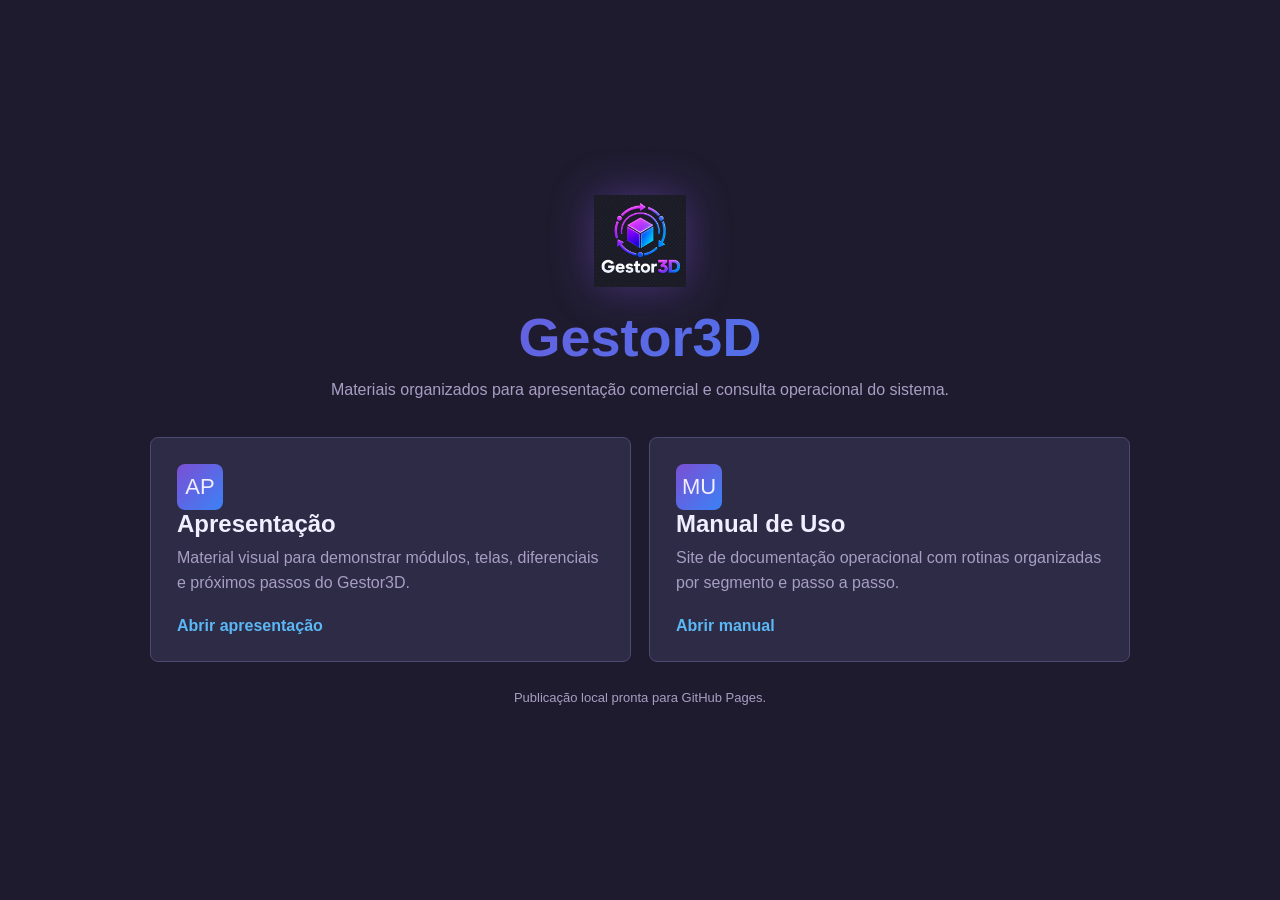
<file: index.html>
<!DOCTYPE html>
<html lang="pt-BR">
<head>
  <meta charset="UTF-8"/>
  <meta name="viewport" content="width=device-width, initial-scale=1.0"/>
  <title>Gestor3D - Apresentação e Manual</title>
  <script src="assets/monitoramento.js" defer></script>
  <style>
    :root {
      --bg: #1E1B2E;
      --panel: #2D2B45;
      --card: #3D3A5C;
      --primary: #7B4FD4;
      --secondary: #3B82F6;
      --accent: #5BB8F5;
      --text: #F0EEFF;
      --muted: #A89EC4;
      --line: #4D4970;
    }

    * {
      box-sizing: border-box;
    }

    body {
      margin: 0;
      min-height: 100vh;
      display: grid;
      place-items: center;
      background: var(--bg);
      color: var(--text);
      font-family: "Segoe UI", Arial, sans-serif;
    }

    main {
      width: min(980px, calc(100% - 32px));
      padding: 44px 0;
    }

    header {
      margin-bottom: 28px;
      text-align: center;
    }

    .logo {
      width: 92px;
      height: 92px;
      object-fit: contain;
      margin-bottom: 18px;
      filter: drop-shadow(0 0 22px rgba(123, 79, 212, .45));
    }

    h1 {
      margin: 0;
      font-size: clamp(32px, 6vw, 54px);
      line-height: 1.05;
      background: linear-gradient(135deg, var(--primary), var(--secondary));
      -webkit-background-clip: text;
      -webkit-text-fill-color: transparent;
      background-clip: text;
    }

    p {
      margin: 12px auto 0;
      max-width: 680px;
      color: var(--muted);
      font-size: 16px;
      line-height: 1.6;
    }

    .cards {
      display: grid;
      grid-template-columns: repeat(2, minmax(0, 1fr));
      gap: 18px;
      margin-top: 34px;
    }

    .card {
      min-height: 220px;
      display: flex;
      flex-direction: column;
      justify-content: space-between;
      gap: 22px;
      padding: 26px;
      background: var(--panel);
      border: 1px solid var(--line);
      border-radius: 8px;
      color: var(--text);
      text-decoration: none;
      transition: border-color .18s, transform .18s, background .18s;
    }

    .card:hover {
      transform: translateY(-3px);
      border-color: var(--accent);
      background: #332F4E;
    }

    .icon {
      width: 46px;
      height: 46px;
      display: grid;
      place-items: center;
      border-radius: 8px;
      background: linear-gradient(135deg, var(--primary), var(--secondary));
      font-size: 22px;
    }

    .card h2 {
      margin: 0 0 8px;
      font-size: 24px;
    }

    .card span {
      color: var(--muted);
      line-height: 1.55;
    }

    .cta {
      color: var(--accent);
      font-weight: 700;
    }

    footer {
      margin-top: 28px;
      text-align: center;
      color: var(--muted);
      font-size: 13px;
    }

    @media (max-width: 760px) {
      .cards {
        grid-template-columns: 1fr;
      }
    }
  </style>
</head>
<body>
  <main>
    <header>
      <img class="logo" src="apresentacao/screenshots/logo_sistema.png" alt="Gestor3D"/>
      <h1>Gestor3D</h1>
      <p>Materiais organizados para apresentação comercial e consulta operacional do sistema.</p>
    </header>

    <section class="cards" aria-label="Materiais disponíveis">
      <a class="card" href="apresentacao/">
        <div>
          <div class="icon">AP</div>
          <h2>Apresentação</h2>
          <span>Material visual para demonstrar módulos, telas, diferenciais e próximos passos do Gestor3D.</span>
        </div>
        <div class="cta">Abrir apresentação</div>
      </a>

      <a class="card" href="manual/">
        <div>
          <div class="icon">MU</div>
          <h2>Manual de Uso</h2>
          <span>Site de documentação operacional com rotinas organizadas por segmento e passo a passo.</span>
        </div>
        <div class="cta">Abrir manual</div>
      </a>
    </section>

    <footer>
      Publicação local pronta para GitHub Pages.
    </footer>
  </main>
</body>
</html>
</file>
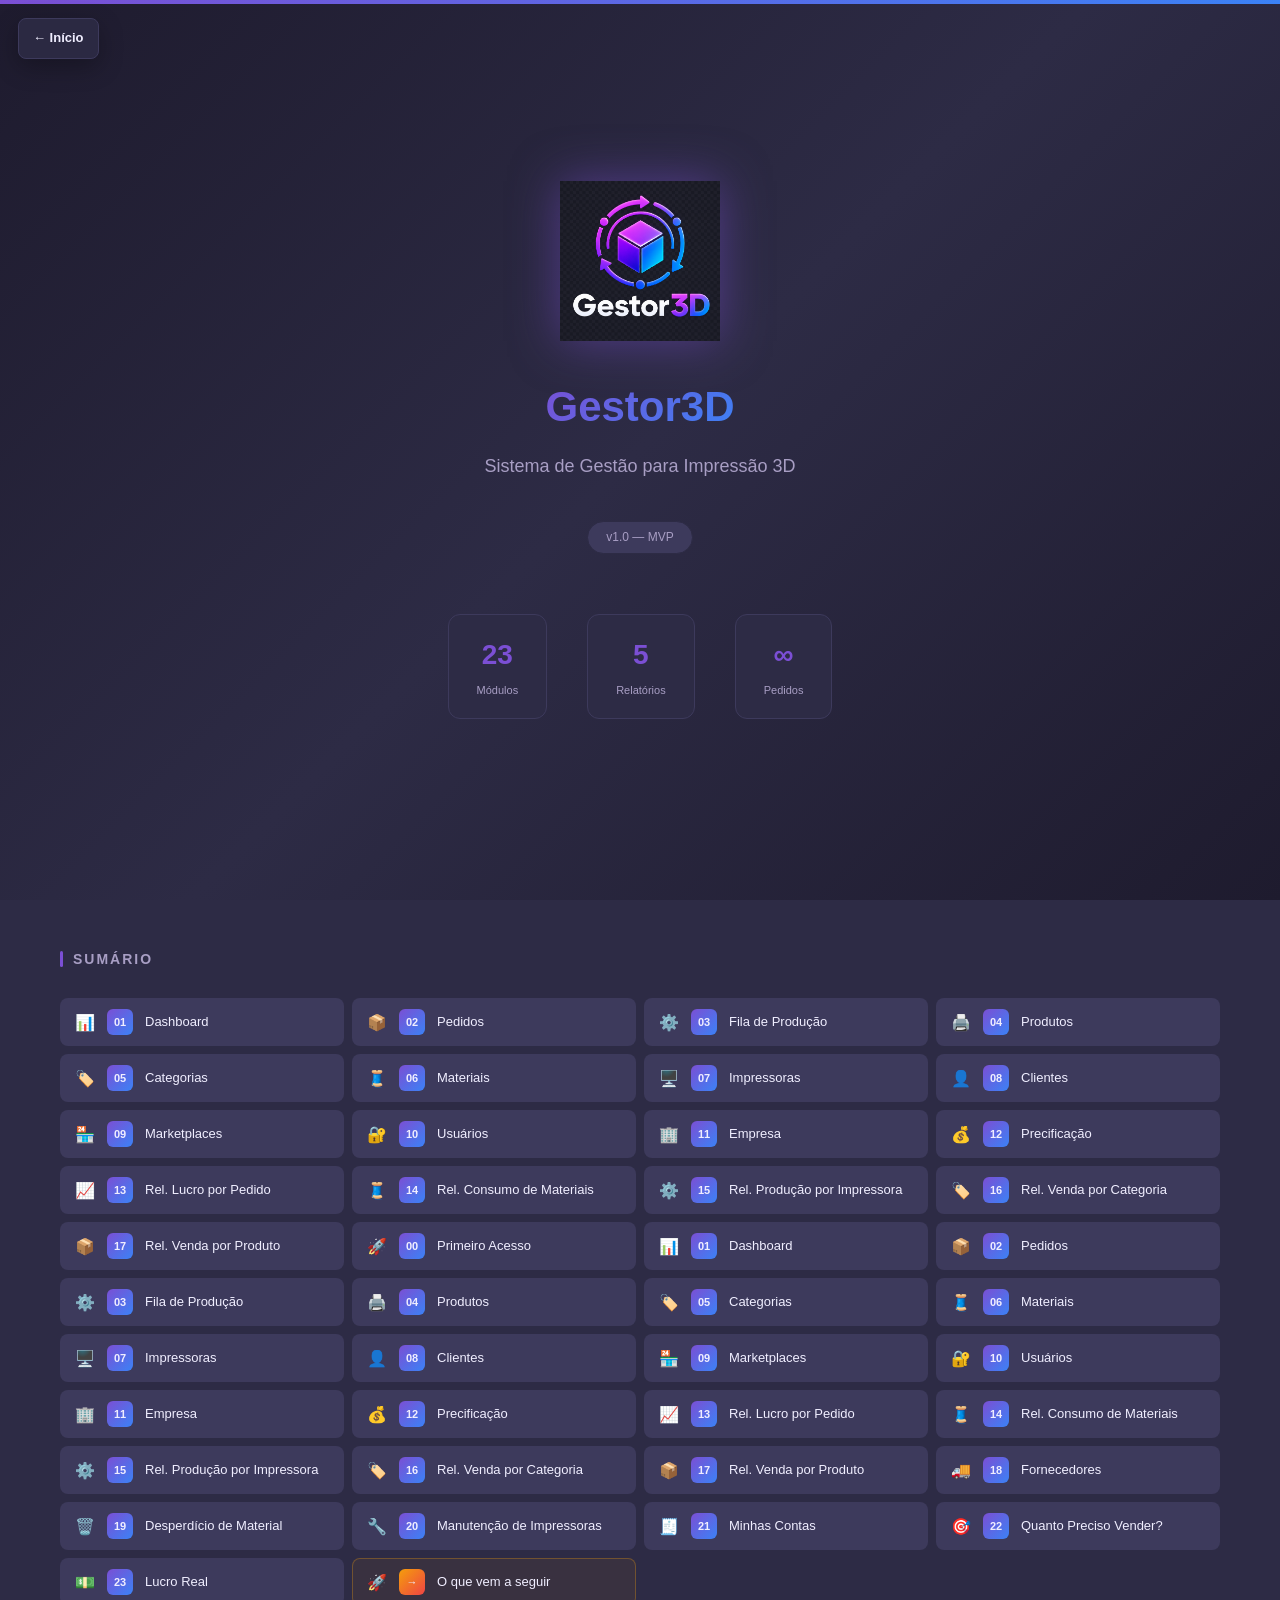
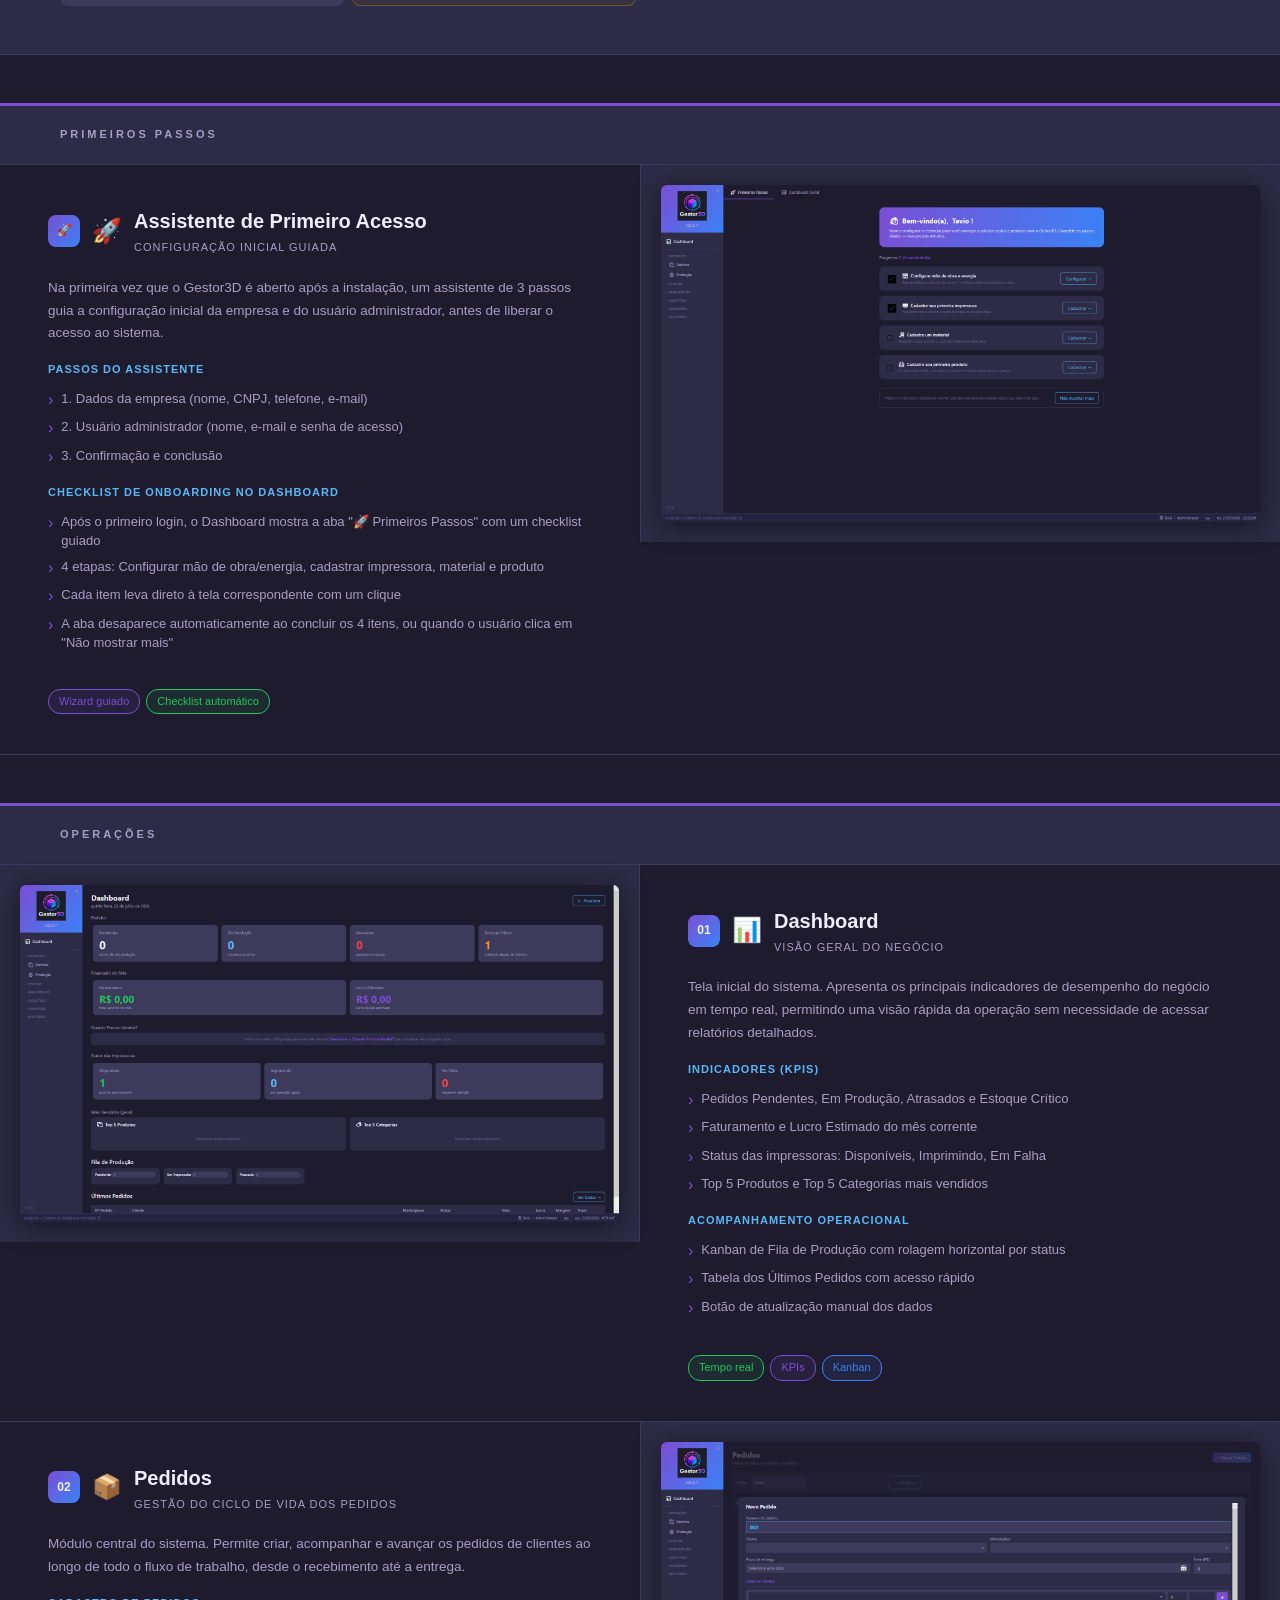
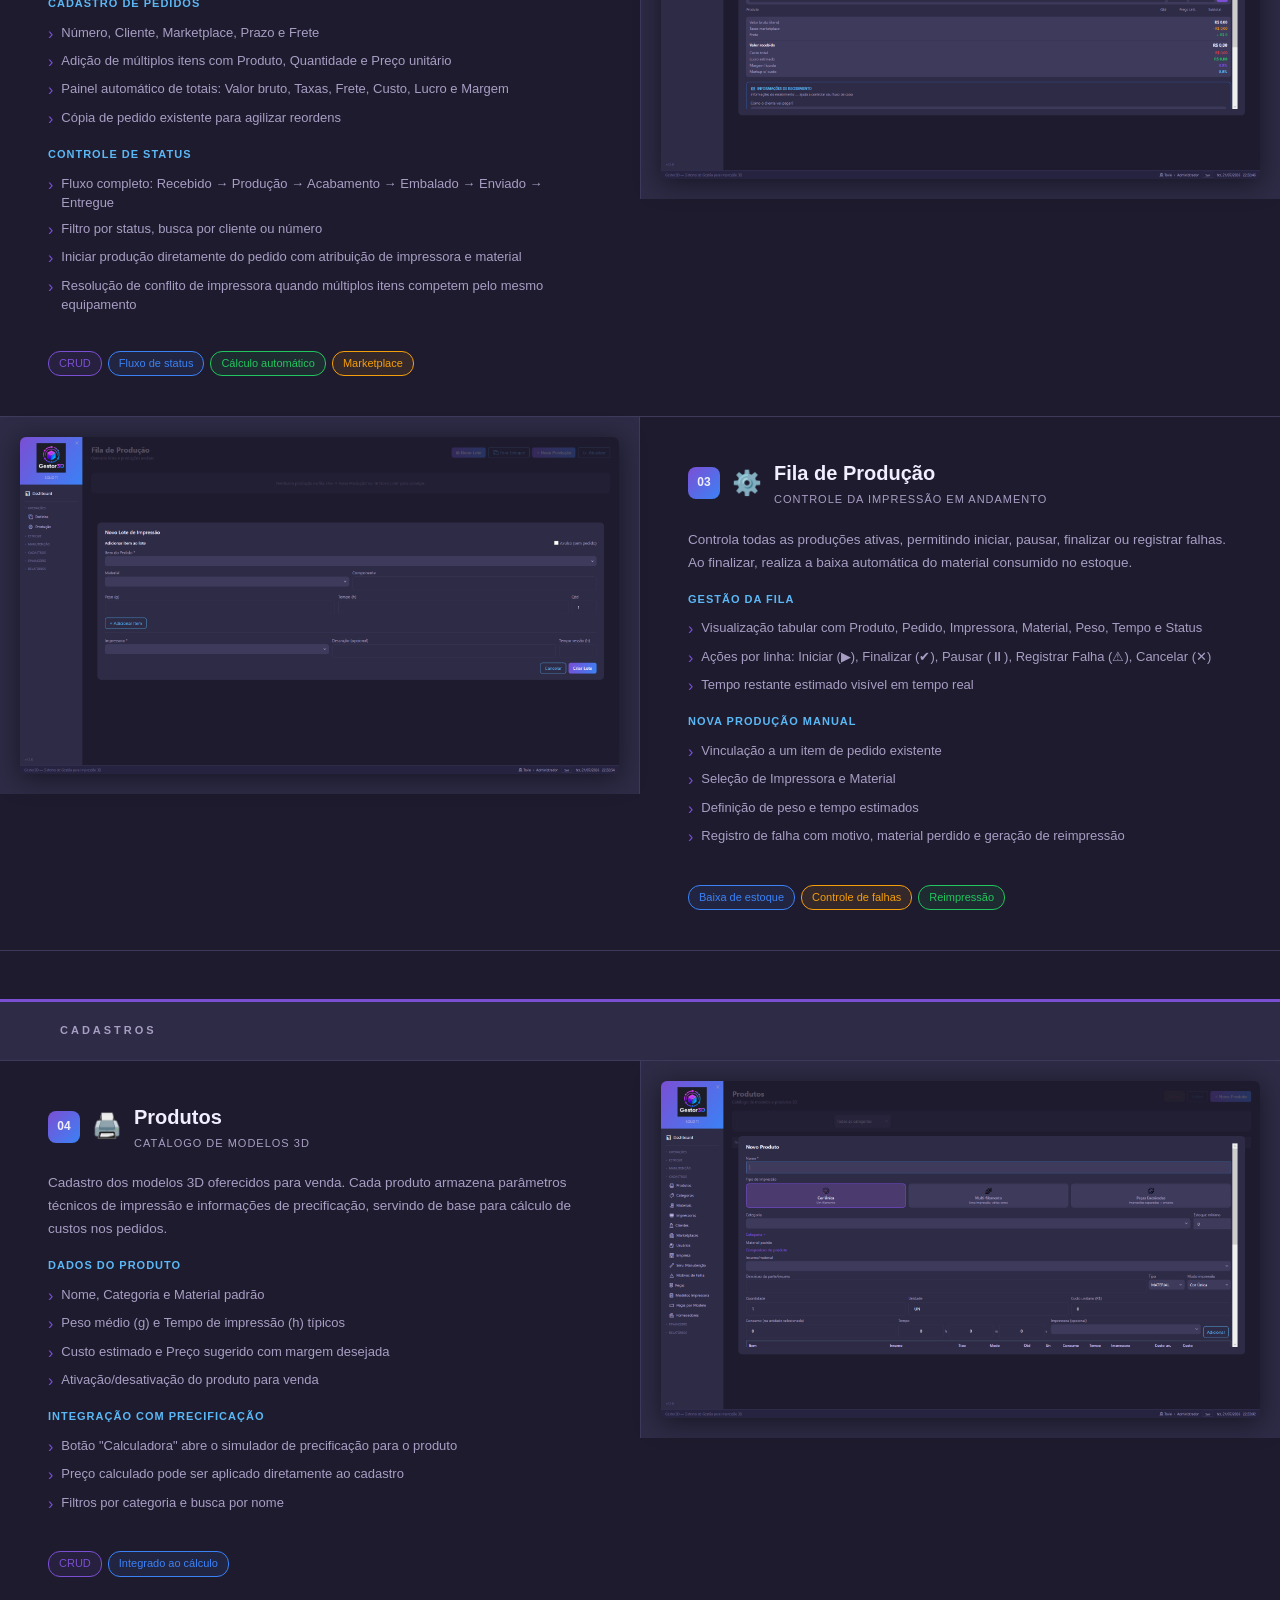
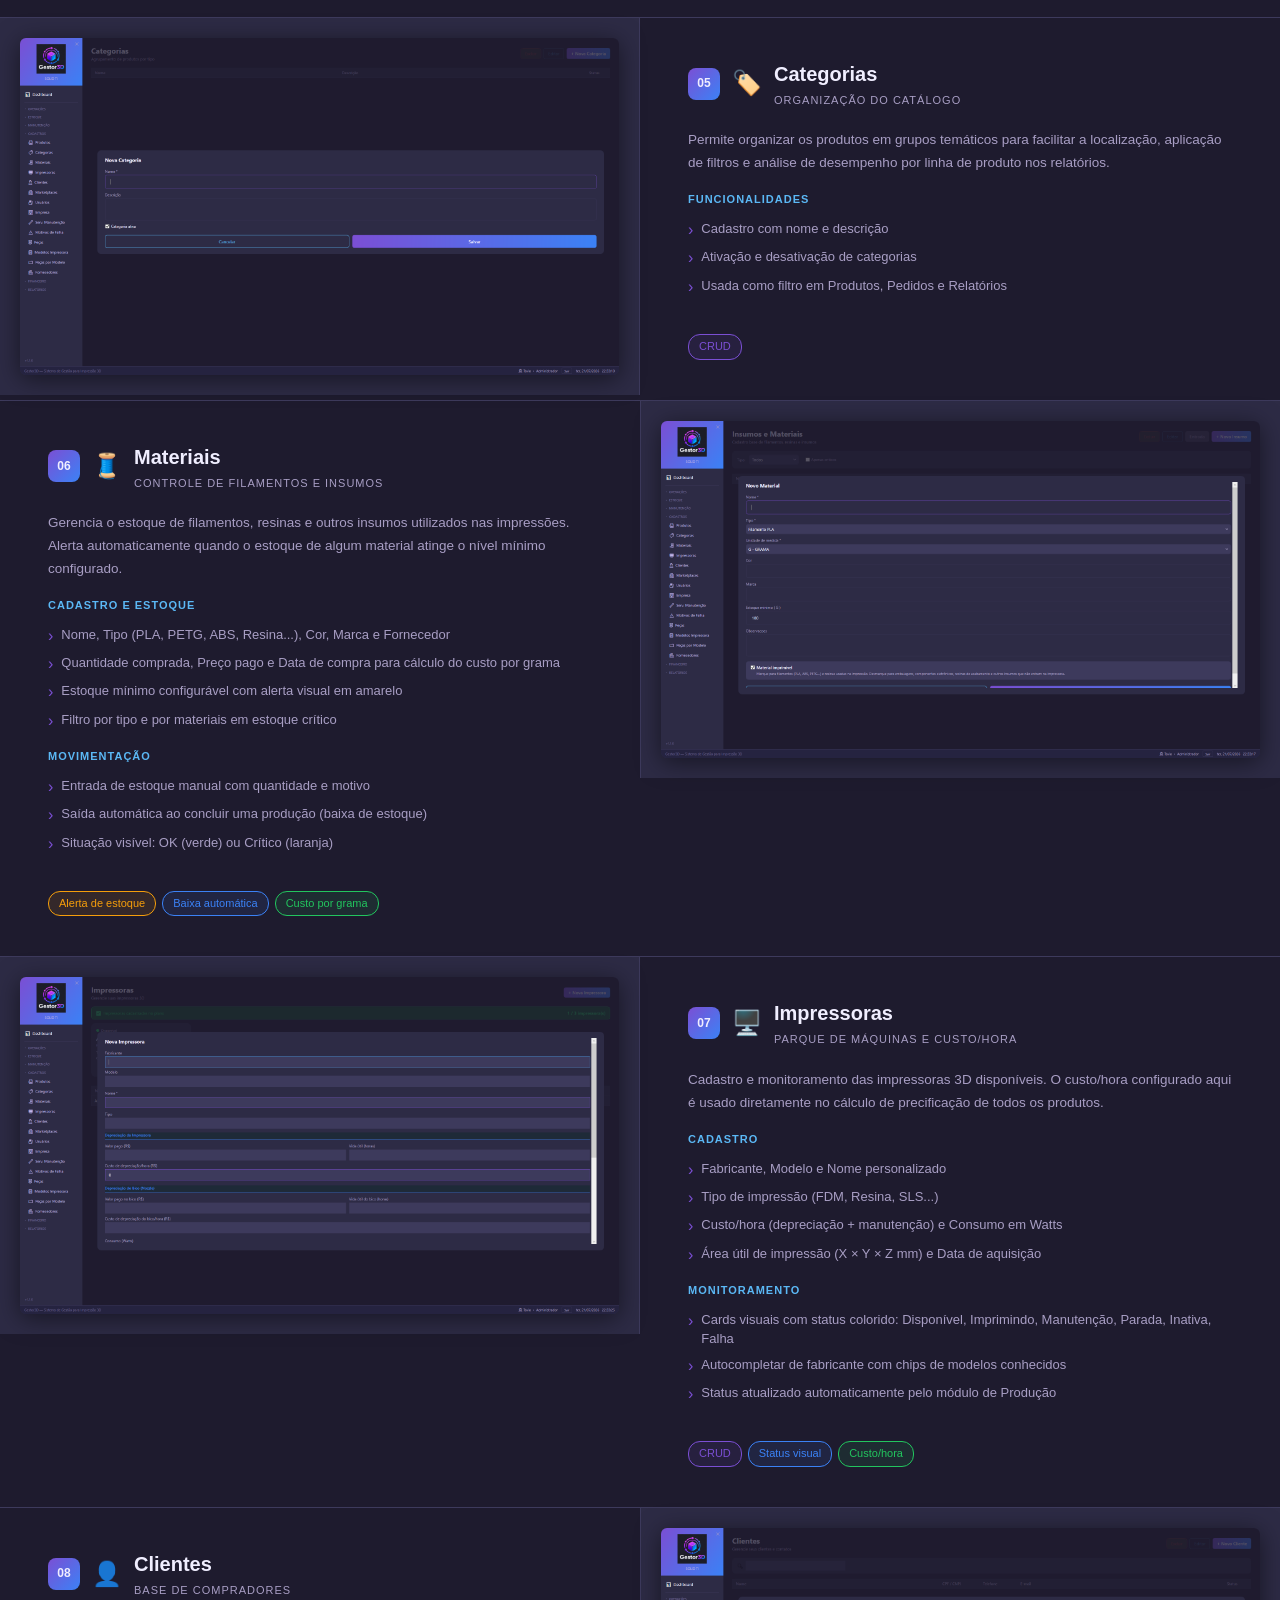
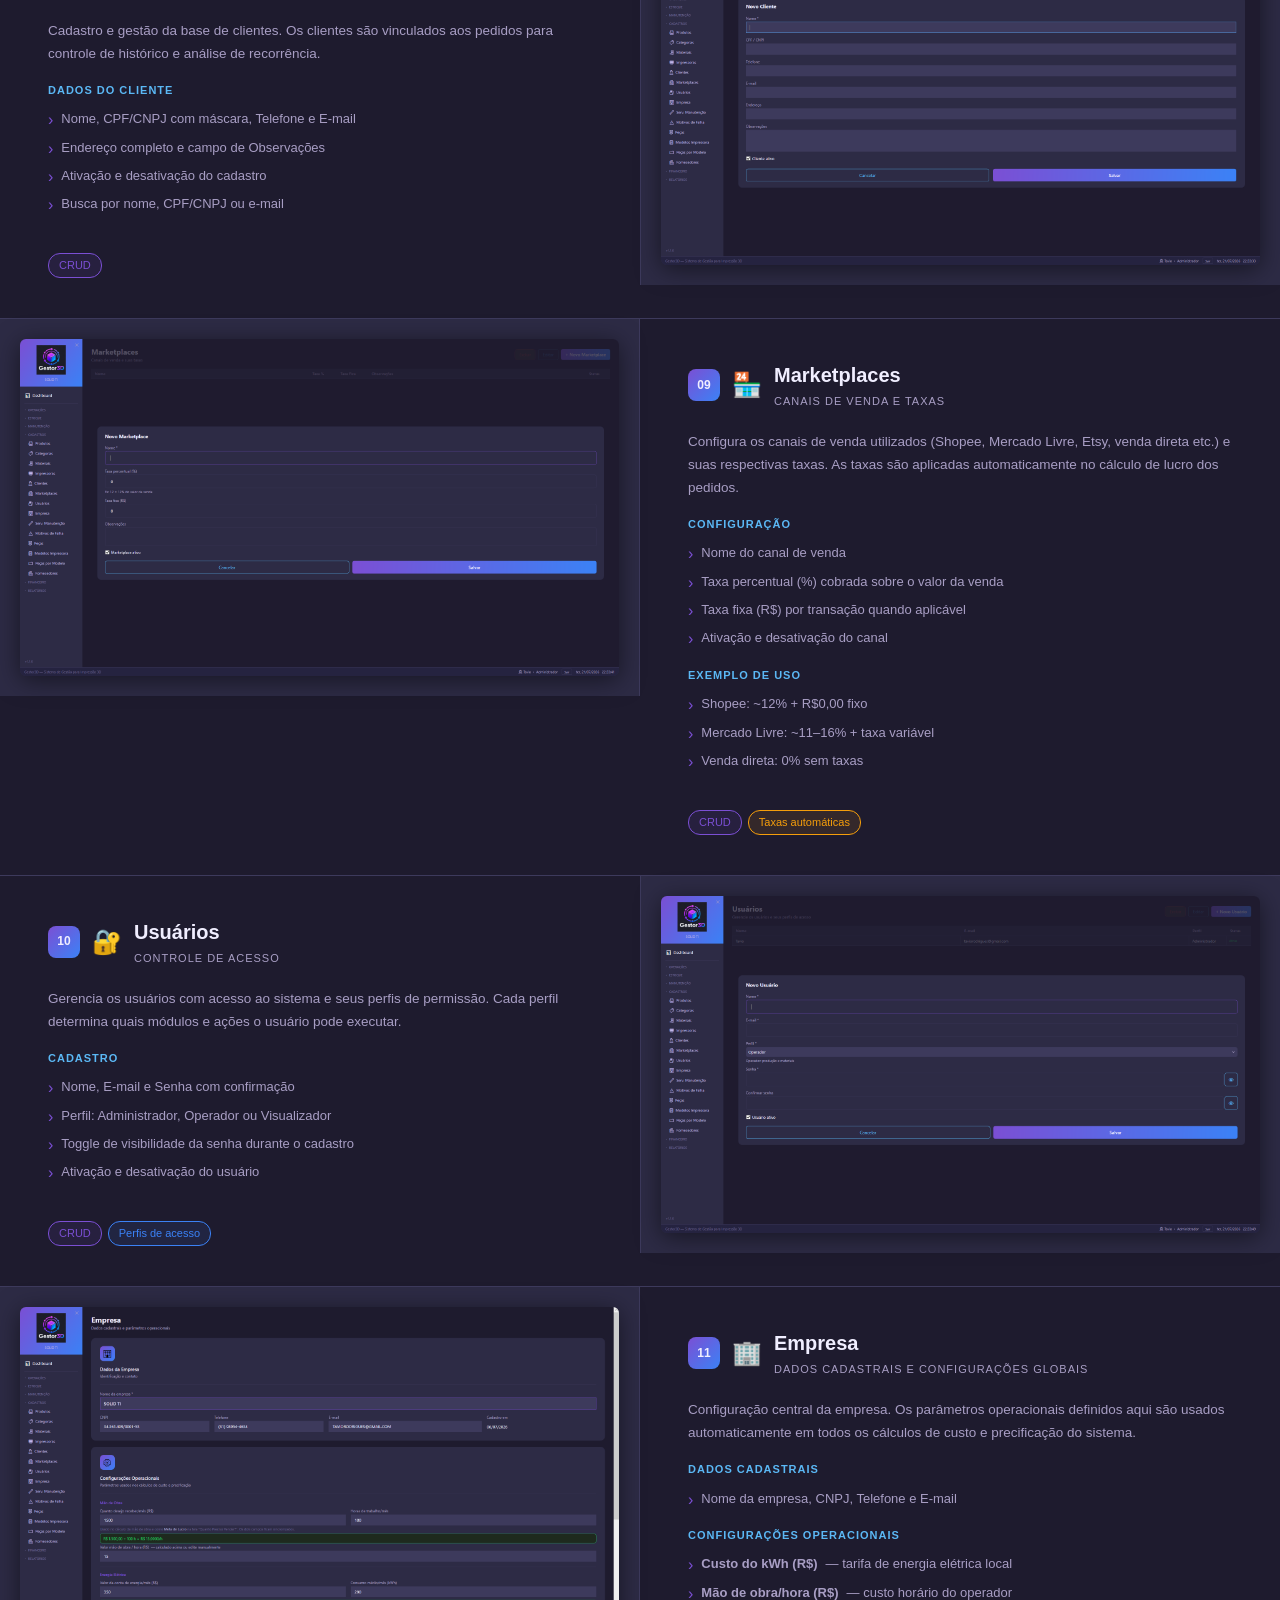
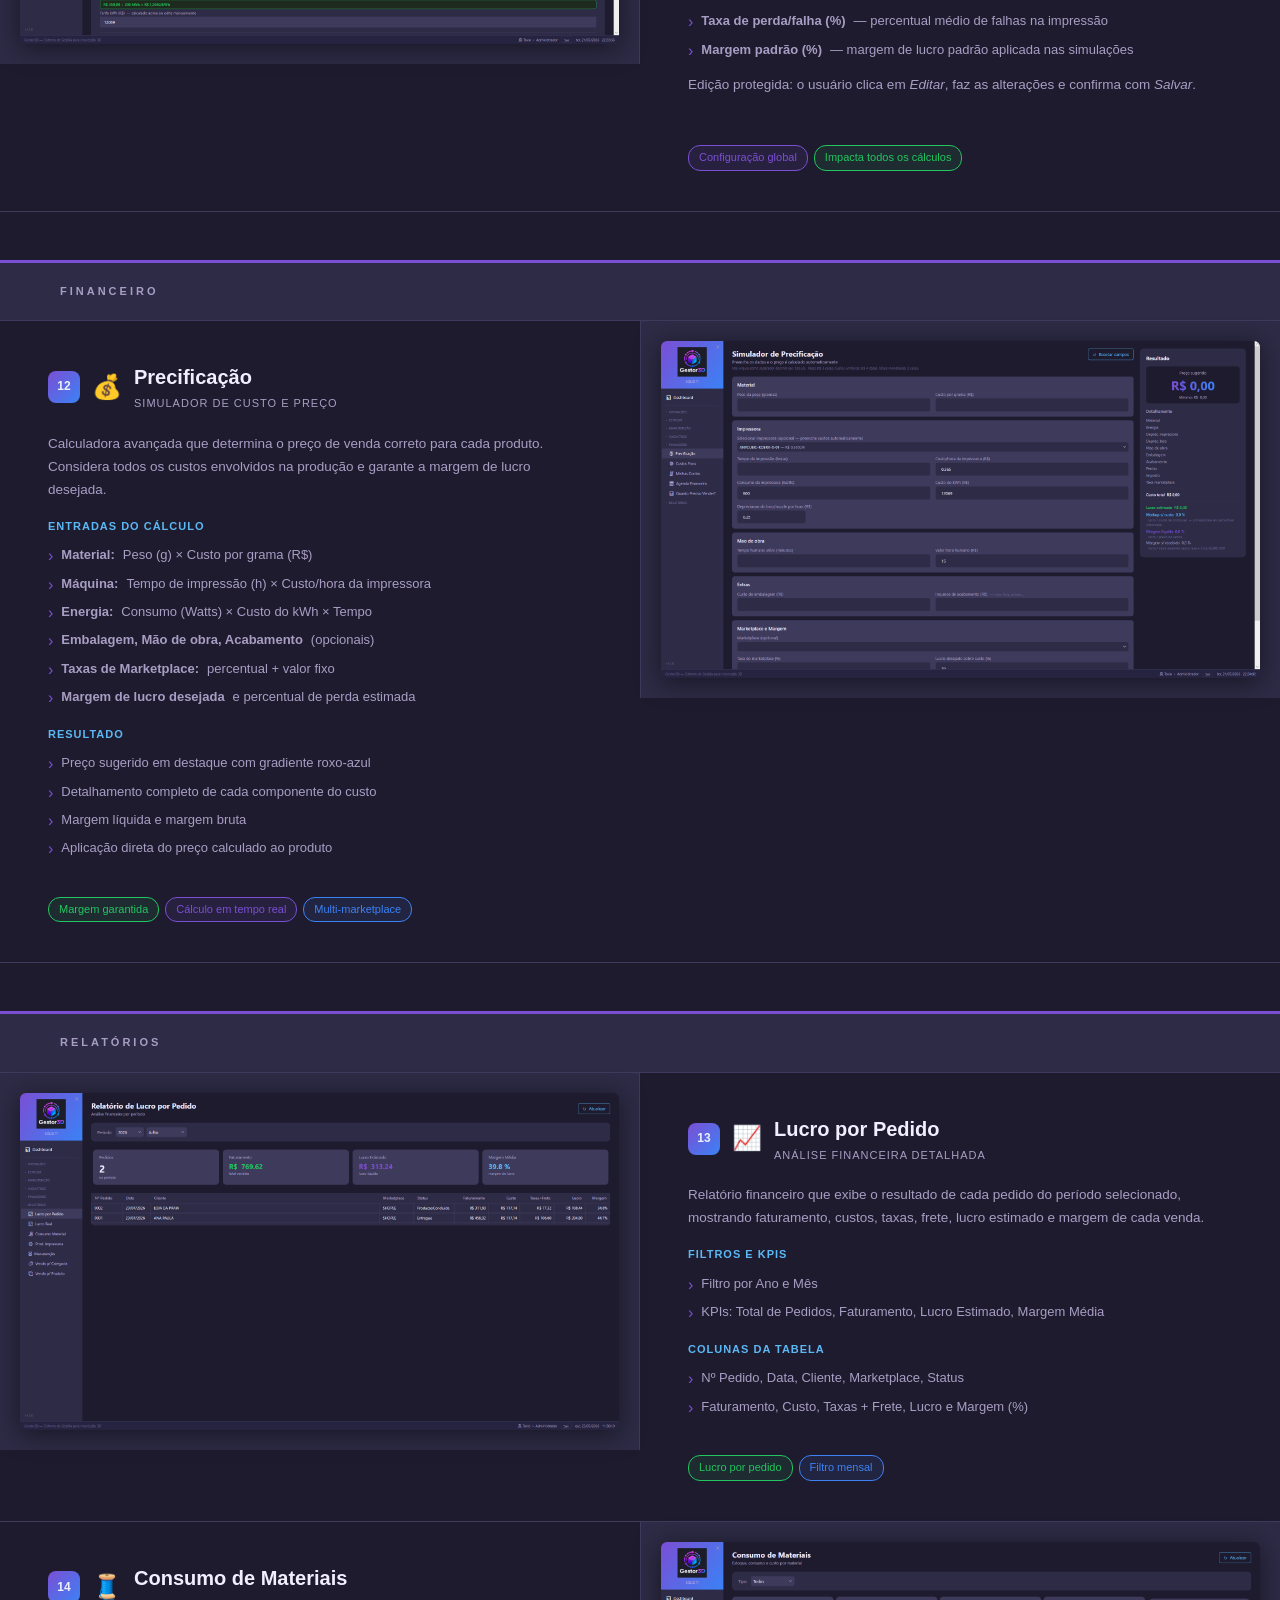
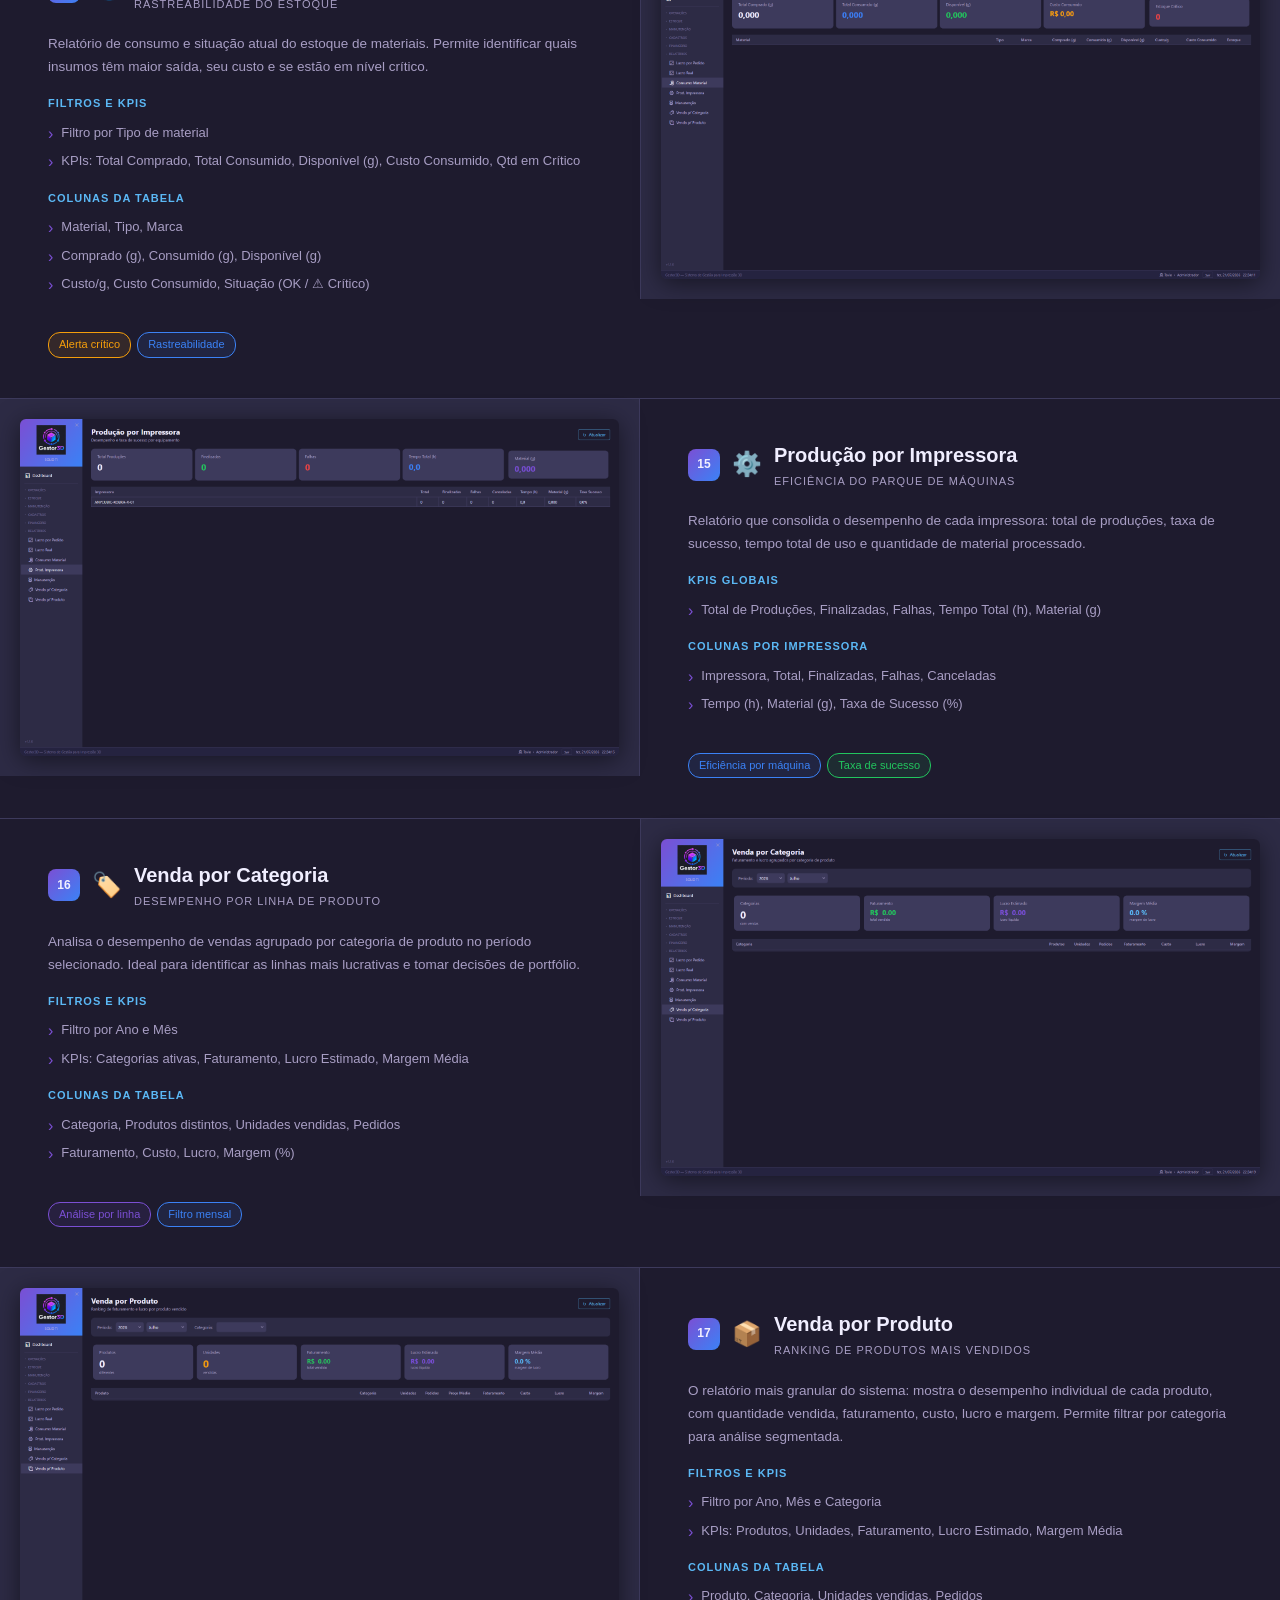
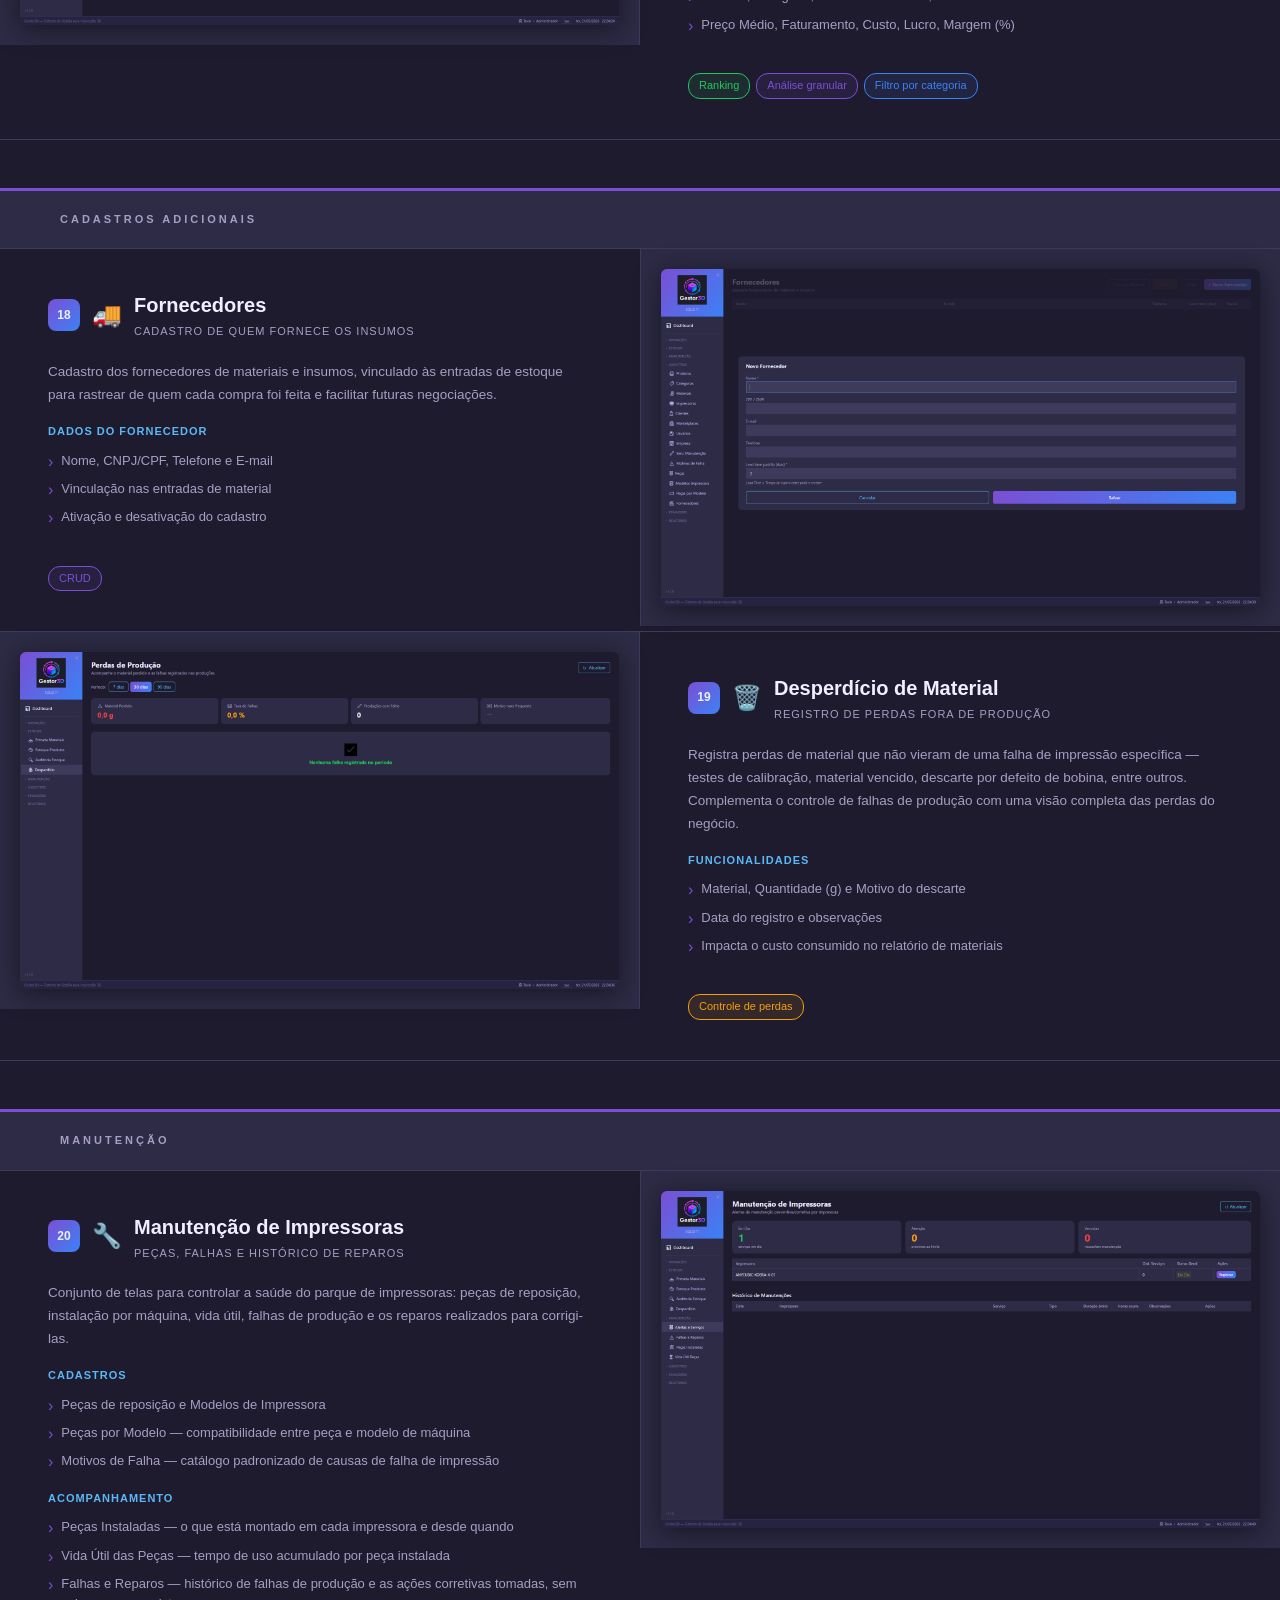
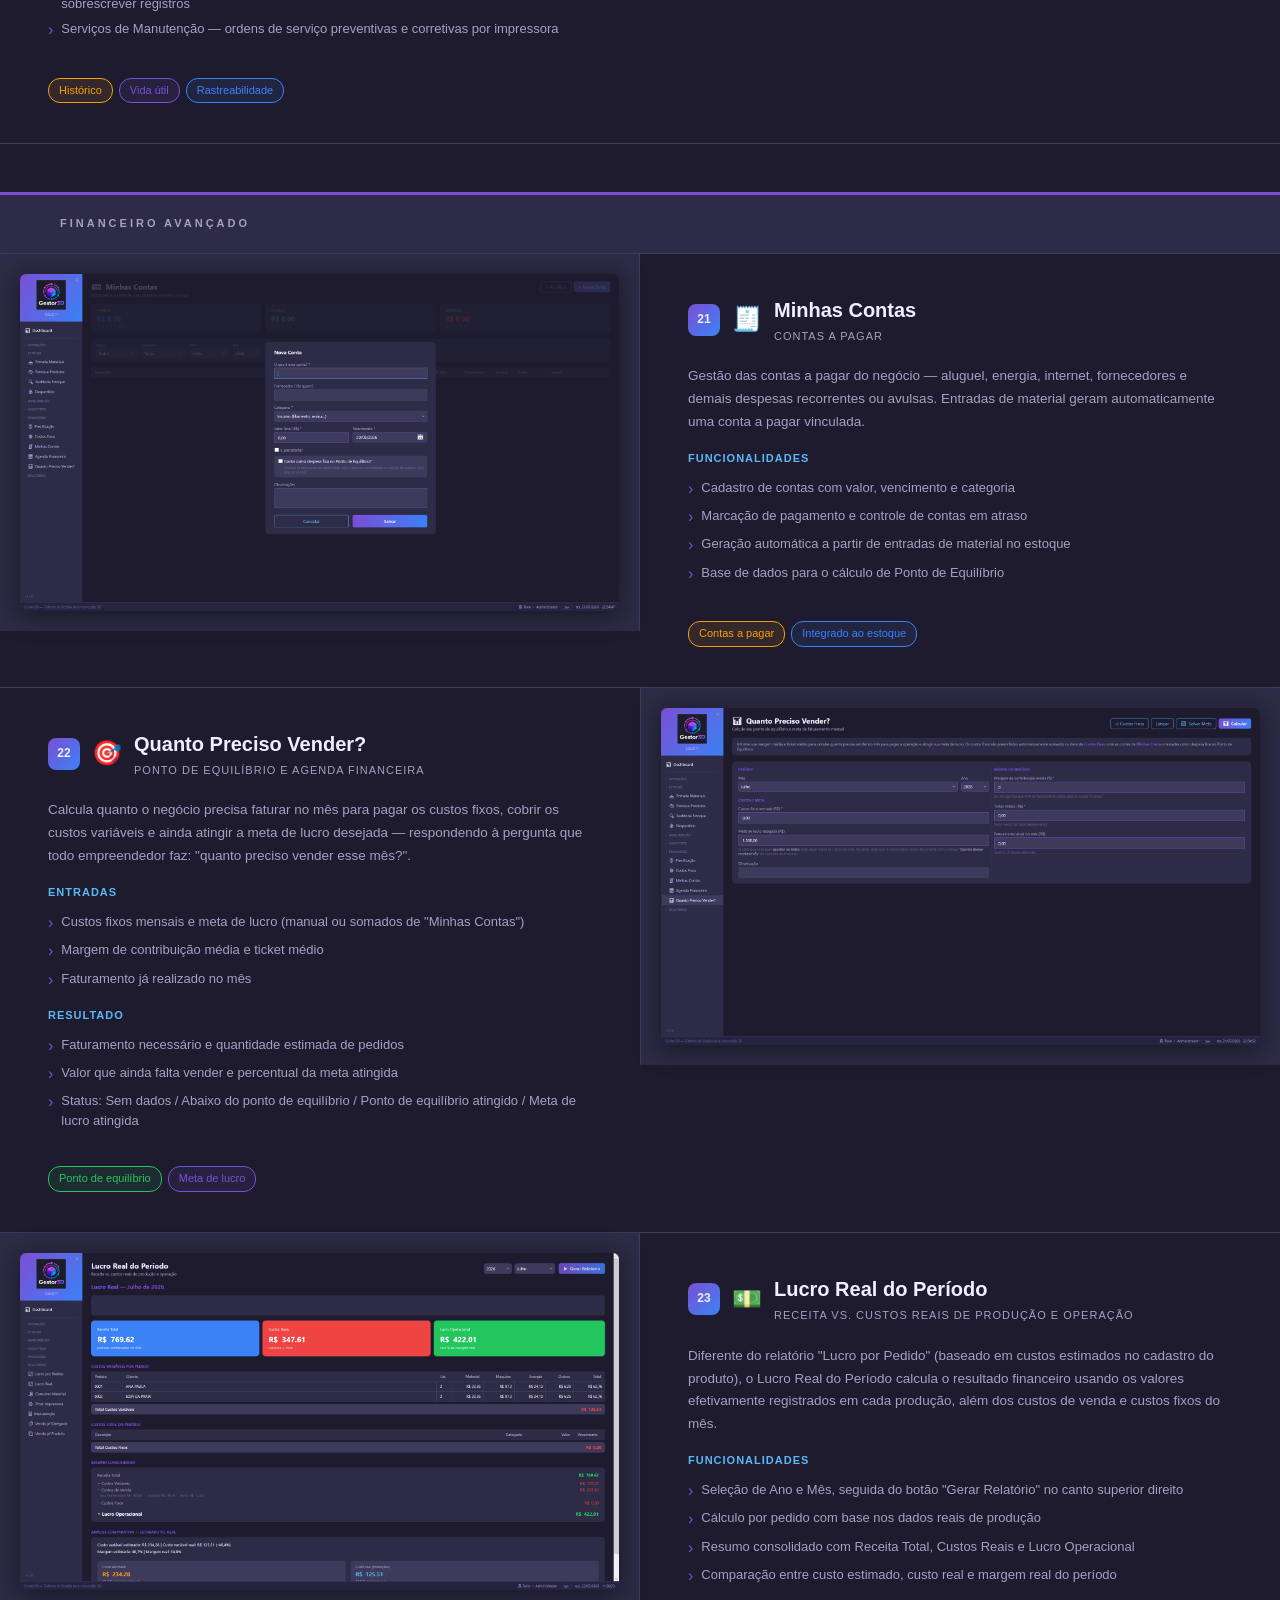
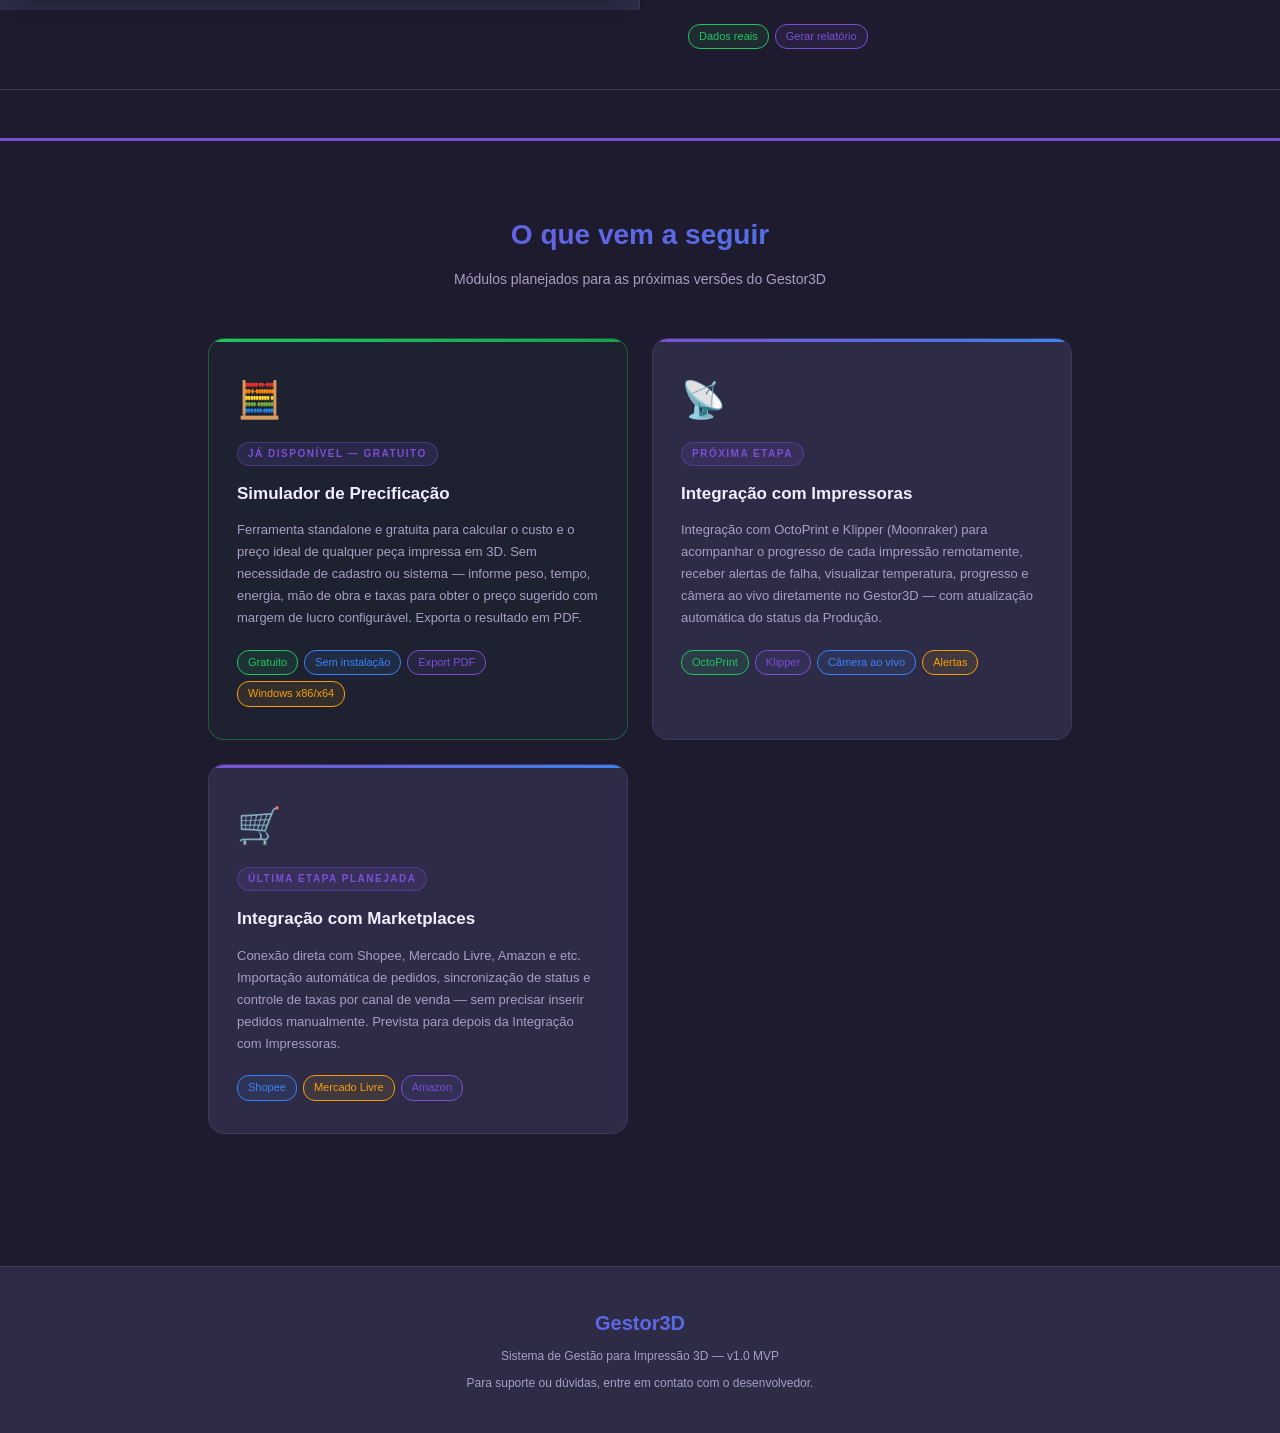
<file: apresentacao/index.html>
<!DOCTYPE html>
<html lang="pt-BR">
<head>
<meta charset="UTF-8"/>
<meta name="viewport" content="width=device-width, initial-scale=1.0"/>
<title>Apresentação — Gestor3D</title>
<script src="../assets/monitoramento.js" defer></script>
<style>
  :root {
    --bg-dark:   #1E1B2E;
    --bg-panel:  #2D2B45;
    --bg-card:   #3D3A5C;
    --primary:   #7B4FD4;
    --secondary: #3B82F6;
    --accent:    #5BB8F5;
    --text:      #F0EEFF;
    --muted:     #A89EC4;
    --success:   #22C55E;
    --warning:   #F59E0B;
    --danger:    #EF4444;
  }
  * { box-sizing: border-box; margin: 0; padding: 0; }
  body {
    background: var(--bg-dark);
    color: var(--text);
    font-family: 'Segoe UI', Tahoma, Geneva, Verdana, sans-serif;
    font-size: 14px;
    line-height: 1.6;
  }

  /* ── CAPA ── */
  .capa {
    min-height: 100vh;
    display: flex;
    flex-direction: column;
    align-items: center;
    justify-content: center;
    text-align: center;
    background: linear-gradient(135deg, #1E1B2E 0%, #2D2B45 50%, #1E1B2E 100%);
    padding: 60px 40px;
    position: relative;
    overflow: hidden;
  }
  .capa::before {
    content: '';
    position: absolute;
    top: 0; left: 0; right: 0;
    height: 4px;
    background: linear-gradient(90deg, var(--primary), var(--secondary));
  }
  .capa-logo {
    width: 160px;
    margin-bottom: 32px;
    filter: drop-shadow(0 0 24px rgba(123,79,212,0.5));
  }
  .capa h1 {
    font-size: 42px;
    font-weight: 800;
    background: linear-gradient(135deg, var(--primary), var(--secondary));
    -webkit-background-clip: text;
    -webkit-text-fill-color: transparent;
    background-clip: text;
    margin-bottom: 12px;
  }
  .capa .subtitulo {
    font-size: 18px;
    color: var(--muted);
    margin-bottom: 40px;
  }
  .capa .versao {
    display: inline-block;
    background: var(--bg-card);
    border: 1px solid var(--bg-panel);
    padding: 6px 18px;
    border-radius: 20px;
    font-size: 12px;
    color: var(--muted);
    margin-bottom: 60px;
  }
  .capa-info {
    display: flex;
    gap: 40px;
    flex-wrap: wrap;
    justify-content: center;
  }
  .capa-badge {
    background: var(--bg-panel);
    border-radius: 12px;
    padding: 18px 28px;
    text-align: center;
    border: 1px solid var(--bg-card);
  }
  .capa-badge .num { font-size: 28px; font-weight: 800; color: var(--primary); }
  .capa-badge .desc { font-size: 11px; color: var(--muted); margin-top: 4px; }

  /* ── SUMÁRIO ── */
  .sumario {
    background: var(--bg-panel);
    padding: 48px 60px;
    border-bottom: 1px solid var(--bg-card);
  }
  .sumario h2 {
    font-size: 14px;
    letter-spacing: 2px;
    color: var(--muted);
    text-transform: uppercase;
    margin-bottom: 28px;
    display: flex;
    align-items: center;
    gap: 10px;
  }
  .sumario h2::before {
    content: '';
    display: inline-block;
    width: 3px;
    height: 16px;
    background: var(--primary);
    border-radius: 2px;
  }
  .sumario-grid {
    display: grid;
    grid-template-columns: repeat(auto-fill, minmax(280px, 1fr));
    gap: 8px;
  }
  .sumario-item {
    display: flex;
    align-items: center;
    gap: 12px;
    padding: 10px 14px;
    border-radius: 8px;
    background: var(--bg-card);
    text-decoration: none;
    color: var(--text);
    font-size: 13px;
    transition: background 0.15s;
    border: 1px solid transparent;
  }
  .sumario-item:hover {
    background: #4A3F7A;
    border-color: var(--primary);
  }
  .sumario-proximo {
    border-color: rgba(245,158,11,0.3);
    background: rgba(245,158,11,0.06);
  }
  .sumario-proximo:hover {
    background: rgba(245,158,11,0.15);
    border-color: var(--warning);
  }
  .sumario-item .num {
    background: linear-gradient(135deg, var(--primary), var(--secondary));
    width: 26px; height: 26px;
    border-radius: 6px;
    display: flex;
    align-items: center;
    justify-content: center;
    font-size: 11px;
    font-weight: 700;
    flex-shrink: 0;
  }
  .sumario-item .icone { font-size: 16px; flex-shrink: 0; }

  /* ── SEÇÃO ── */
  .secao-titulo {
    background: var(--bg-panel);
    padding: 20px 60px;
    border-bottom: 1px solid var(--bg-card);
    border-top: 3px solid var(--primary);
    margin-top: 48px;
  }
  .secao-titulo h2 {
    font-size: 11px;
    letter-spacing: 3px;
    color: var(--muted);
    text-transform: uppercase;
  }

  /* ── MÓDULO ── */
  .modulo {
    display: grid;
    grid-template-columns: 1fr 1fr;
    gap: 0;
    border-bottom: 1px solid var(--bg-card);
    align-items: start;
  }
  article.modulo:nth-of-type(even) {
    grid-template-columns: 1fr 1fr;
  }
  article.modulo:nth-of-type(even) .modulo-img  { order: -1; }
  article.modulo:nth-of-type(even) .modulo-desc { order: 1; }

  .modulo-desc {
    padding: 40px 48px;
    display: flex;
    flex-direction: column;
    justify-content: flex-start;
    background: var(--bg-dark);
  }
  .modulo-header {
    display: flex;
    align-items: center;
    gap: 12px;
    margin-bottom: 20px;
  }
  .modulo-num {
    background: linear-gradient(135deg, var(--primary), var(--secondary));
    width: 32px; height: 32px;
    border-radius: 8px;
    display: flex;
    align-items: center;
    justify-content: center;
    font-size: 12px;
    font-weight: 800;
    flex-shrink: 0;
  }
  .modulo-icone { font-size: 24px; }
  .modulo-titulo {
    font-size: 20px;
    font-weight: 700;
    color: var(--text);
  }
  .modulo-sub {
    font-size: 11px;
    color: var(--muted);
    letter-spacing: 1px;
    text-transform: uppercase;
    margin-top: 2px;
  }

  .desc-bloco { margin-bottom: 20px; }
  .desc-bloco p {
    color: var(--muted);
    font-size: 13.5px;
    line-height: 1.7;
    margin-bottom: 12px;
  }
  .desc-bloco h4 {
    font-size: 11px;
    letter-spacing: 1px;
    text-transform: uppercase;
    color: var(--accent);
    margin-bottom: 10px;
    margin-top: 16px;
  }
  .funcionalidades {
    display: flex;
    flex-direction: column;
    gap: 6px;
  }
  .func-item {
    display: flex;
    align-items: flex-start;
    gap: 8px;
    font-size: 13px;
    color: var(--muted);
    line-height: 1.5;
  }
  .func-item::before {
    content: '›';
    color: var(--primary);
    font-size: 16px;
    flex-shrink: 0;
    line-height: 1.4;
  }
  .tags {
    display: flex;
    flex-wrap: wrap;
    gap: 6px;
    margin-top: 16px;
  }
  .tag {
    background: var(--bg-card);
    border: 1px solid var(--bg-panel);
    padding: 3px 10px;
    border-radius: 12px;
    font-size: 11px;
    color: var(--muted);
  }
  .tag.verde { border-color: var(--success); color: var(--success); background: rgba(34,197,94,0.1); }
  .tag.roxo  { border-color: var(--primary); color: var(--primary); background: rgba(123,79,212,0.1); }
  .tag.azul  { border-color: var(--secondary); color: var(--secondary); background: rgba(59,130,246,0.1); }
  .tag.laranja { border-color: var(--warning); color: var(--warning); background: rgba(245,158,11,0.1); }

  .modulo-img {
    background: var(--bg-panel);
    display: flex;
    align-items: flex-start;
    justify-content: center;
    border-left: 1px solid var(--bg-card);
    position: relative;
    padding: 20px;
  }
  article.modulo:nth-of-type(even) .modulo-img {
    border-left: none;
    border-right: 1px solid var(--bg-card);
  }
  .modulo-img img {
    width: 100%;
    height: auto;
    display: block;
    border-radius: 6px;
    box-shadow: 0 4px 24px rgba(0,0,0,0.5);
    transition: transform 0.3s;
  }
  .modulo-img:hover img { transform: scale(1.02); }
  .modulo-img .placeholder {
    display: flex;
    flex-direction: column;
    align-items: center;
    gap: 12px;
    color: var(--muted);
    font-size: 13px;
    padding: 40px;
    text-align: center;
  }
  .modulo-img .placeholder .icon { font-size: 48px; }

  /* ── PRÓXIMOS MÓDULOS ── */
  .roadmap {
    padding: 72px 60px;
    background: var(--bg-dark);
    border-top: 3px solid var(--primary);
    margin-top: 48px;
  }
  .roadmap-header {
    text-align: center;
    margin-bottom: 48px;
  }
  .roadmap-header h2 {
    font-size: 28px;
    font-weight: 800;
    background: linear-gradient(135deg, var(--primary), var(--secondary));
    -webkit-background-clip: text;
    -webkit-text-fill-color: transparent;
    background-clip: text;
    margin-bottom: 10px;
  }
  .roadmap-header p {
    color: var(--muted);
    font-size: 14px;
  }
  .roadmap-grid {
    display: grid;
    grid-template-columns: repeat(auto-fit, minmax(320px, 420px));
    gap: 24px;
    max-width: 1400px;
    margin: 0 auto;
    justify-content: center;
  }
  .roadmap-card {
    background: var(--bg-panel);
    border: 1px solid var(--bg-card);
    border-radius: 16px;
    padding: 32px 28px;
    position: relative;
    overflow: hidden;
    transition: border-color 0.2s, transform 0.2s;
  }
  .roadmap-card::before {
    content: '';
    position: absolute;
    top: 0; left: 0; right: 0;
    height: 3px;
    background: linear-gradient(90deg, var(--primary), var(--secondary));
  }
  .roadmap-card-disponivel {
    border-color: rgba(34,197,94,0.35);
    background: rgba(34,197,94,0.04);
  }
  .roadmap-card-disponivel::before {
    background: linear-gradient(90deg, var(--success), #16a34a);
  }
  .roadmap-card-disponivel:hover {
    border-color: var(--success);
  }
  .roadmap-fase-disponivel {
    background: rgba(34,197,94,0.15);
    border: 1px solid rgba(34,197,94,0.4);
    color: var(--success);
  }
  .roadmap-card:hover {
    border-color: var(--primary);
    transform: translateY(-3px);
  }
  .roadmap-icon {
    font-size: 36px;
    margin-bottom: 12px;
  }
  .roadmap-fase {
    display: inline-block;
    background: rgba(123,79,212,0.15);
    border: 1px solid rgba(123,79,212,0.4);
    color: var(--primary);
    font-size: 10px;
    font-weight: 700;
    letter-spacing: 1.5px;
    text-transform: uppercase;
    padding: 3px 10px;
    border-radius: 20px;
    margin-bottom: 14px;
  }
  .roadmap-card h3 {
    font-size: 17px;
    font-weight: 700;
    color: var(--text);
    margin-bottom: 12px;
  }
  .roadmap-card p {
    color: var(--muted);
    font-size: 13px;
    line-height: 1.7;
    margin-bottom: 20px;
  }
  .roadmap-tags {
    display: flex;
    flex-wrap: wrap;
    gap: 6px;
  }

  /* ── RODAPÉ ── */
  footer {
    background: var(--bg-panel);
    text-align: center;
    padding: 40px;
    color: var(--muted);
    font-size: 12px;
    border-top: 1px solid var(--bg-card);
    margin-top: 60px;
  }
  footer .grad {
    font-size: 20px;
    font-weight: 800;
    background: linear-gradient(135deg, var(--primary), var(--secondary));
    -webkit-background-clip: text;
    -webkit-text-fill-color: transparent;
    background-clip: text;
    margin-bottom: 8px;
  }

  /* Âncoras */
  .home-link {
    position: fixed;
    top: 18px;
    left: 18px;
    z-index: 20;
    display: inline-flex;
    align-items: center;
    gap: 8px;
    background: rgba(45,43,69,0.92);
    border: 1px solid var(--bg-card);
    color: var(--text);
    text-decoration: none;
    padding: 9px 14px;
    border-radius: 8px;
    font-size: 13px;
    font-weight: 700;
    box-shadow: 0 8px 24px rgba(0,0,0,0.28);
    backdrop-filter: blur(10px);
  }
  .home-link:hover {
    border-color: var(--accent);
    color: var(--accent);
  }

  .anchor { scroll-margin-top: 20px; }

  @media (max-width: 900px) {
    .modulo, article.modulo:nth-of-type(even) {
      grid-template-columns: 1fr;
    }
    .modulo-img { min-height: 280px; }
    article.modulo:nth-of-type(even) .modulo-img { order: 0; border: none; border-bottom: 1px solid var(--bg-card); }
    .sumario { padding: 32px 24px; }
    .modulo-desc { padding: 28px 24px; }
    .secao-titulo { padding: 16px 24px; }
  }
</style>
</head>
<body>
<a class="home-link" href="../">← Início</a>

<!-- ══════════════════════════════════
     CAPA
══════════════════════════════════════ -->
<section class="capa">
  <img class="capa-logo"
       src="screenshots/logo_sistema.png"
       onerror="this.style.display='none'"
       alt="Gestor3D"/>
  <h1>Gestor3D</h1>
  <p class="subtitulo">Sistema de Gestão para Impressão 3D</p>
  <span class="versao">v1.0 — MVP</span>
  <div class="capa-info">
    <div class="capa-badge"><div class="num">23</div><div class="desc">Módulos</div></div>
    <div class="capa-badge"><div class="num">5</div><div class="desc">Relatórios</div></div>
    <div class="capa-badge"><div class="num">∞</div><div class="desc">Pedidos</div></div>
  </div>
</section>

<!-- ══════════════════════════════════
     SUMÁRIO
══════════════════════════════════════ -->
<nav class="sumario">
  <h2>Sumário</h2>
  <div class="sumario-grid">
    <a class="sumario-item" href="#dashboard">    <span class="icone">📊</span><span class="num">01</span>Dashboard</a>
    <a class="sumario-item" href="#pedidos">      <span class="icone">📦</span><span class="num">02</span>Pedidos</a>
    <a class="sumario-item" href="#producao">     <span class="icone">⚙️</span><span class="num">03</span>Fila de Produção</a>
    <a class="sumario-item" href="#produtos">     <span class="icone">🖨️</span><span class="num">04</span>Produtos</a>
    <a class="sumario-item" href="#categorias">   <span class="icone">🏷️</span><span class="num">05</span>Categorias</a>
    <a class="sumario-item" href="#materiais">    <span class="icone">🧵</span><span class="num">06</span>Materiais</a>
    <a class="sumario-item" href="#impressoras">  <span class="icone">🖥️</span><span class="num">07</span>Impressoras</a>
    <a class="sumario-item" href="#clientes">     <span class="icone">👤</span><span class="num">08</span>Clientes</a>
    <a class="sumario-item" href="#marketplaces"> <span class="icone">🏪</span><span class="num">09</span>Marketplaces</a>
    <a class="sumario-item" href="#usuarios">     <span class="icone">🔐</span><span class="num">10</span>Usuários</a>
    <a class="sumario-item" href="#empresa">      <span class="icone">🏢</span><span class="num">11</span>Empresa</a>
    <a class="sumario-item" href="#precificacao"> <span class="icone">💰</span><span class="num">12</span>Precificação</a>
    <a class="sumario-item" href="#rel-lucro">    <span class="icone">📈</span><span class="num">13</span>Rel. Lucro por Pedido</a>
    <a class="sumario-item" href="#rel-materiais"><span class="icone">🧵</span><span class="num">14</span>Rel. Consumo de Materiais</a>
    <a class="sumario-item" href="#rel-producao"> <span class="icone">⚙️</span><span class="num">15</span>Rel. Produção por Impressora</a>
    <a class="sumario-item" href="#rel-categoria"><span class="icone">🏷️</span><span class="num">16</span>Rel. Venda por Categoria</a>
    <a class="sumario-item" href="#rel-produto">  <span class="icone">📦</span><span class="num">17</span>Rel. Venda por Produto</a>
    <a class="sumario-item" href="#onboarding">   <span class="icone">🚀</span><span class="num">00</span>Primeiro Acesso</a>
    <a class="sumario-item" href="#dashboard">    <span class="icone">📊</span><span class="num">01</span>Dashboard</a>
    <a class="sumario-item" href="#pedidos">      <span class="icone">📦</span><span class="num">02</span>Pedidos</a>
    <a class="sumario-item" href="#producao">     <span class="icone">⚙️</span><span class="num">03</span>Fila de Produção</a>
    <a class="sumario-item" href="#produtos">     <span class="icone">🖨️</span><span class="num">04</span>Produtos</a>
    <a class="sumario-item" href="#categorias">   <span class="icone">🏷️</span><span class="num">05</span>Categorias</a>
    <a class="sumario-item" href="#materiais">    <span class="icone">🧵</span><span class="num">06</span>Materiais</a>
    <a class="sumario-item" href="#impressoras">  <span class="icone">🖥️</span><span class="num">07</span>Impressoras</a>
    <a class="sumario-item" href="#clientes">     <span class="icone">👤</span><span class="num">08</span>Clientes</a>
    <a class="sumario-item" href="#marketplaces"> <span class="icone">🏪</span><span class="num">09</span>Marketplaces</a>
    <a class="sumario-item" href="#usuarios">     <span class="icone">🔐</span><span class="num">10</span>Usuários</a>
    <a class="sumario-item" href="#empresa">      <span class="icone">🏢</span><span class="num">11</span>Empresa</a>
    <a class="sumario-item" href="#precificacao"> <span class="icone">💰</span><span class="num">12</span>Precificação</a>
    <a class="sumario-item" href="#rel-lucro">    <span class="icone">📈</span><span class="num">13</span>Rel. Lucro por Pedido</a>
    <a class="sumario-item" href="#rel-materiais"><span class="icone">🧵</span><span class="num">14</span>Rel. Consumo de Materiais</a>
    <a class="sumario-item" href="#rel-producao"> <span class="icone">⚙️</span><span class="num">15</span>Rel. Produção por Impressora</a>
    <a class="sumario-item" href="#rel-categoria"><span class="icone">🏷️</span><span class="num">16</span>Rel. Venda por Categoria</a>
    <a class="sumario-item" href="#rel-produto">  <span class="icone">📦</span><span class="num">17</span>Rel. Venda por Produto</a>
    <a class="sumario-item" href="#fornecedores"> <span class="icone">🚚</span><span class="num">18</span>Fornecedores</a>
    <a class="sumario-item" href="#desperdicio">  <span class="icone">🗑️</span><span class="num">19</span>Desperdício de Material</a>
    <a class="sumario-item" href="#manutencao">   <span class="icone">🔧</span><span class="num">20</span>Manutenção de Impressoras</a>
    <a class="sumario-item" href="#minhas-contas"><span class="icone">🧾</span><span class="num">21</span>Minhas Contas</a>
    <a class="sumario-item" href="#pe">            <span class="icone">🎯</span><span class="num">22</span>Quanto Preciso Vender?</a>
    <a class="sumario-item" href="#lucro-real">   <span class="icone">💵</span><span class="num">23</span>Lucro Real</a>
    <a class="sumario-item sumario-proximo" href="#proximos"><span class="icone">🚀</span><span class="num" style="background:linear-gradient(135deg,#F59E0B,#EF4444)">→</span>O que vem a seguir</a>
  </div>
</nav>

<!-- ══════════════════════════════════
     PRIMEIROS PASSOS (ONBOARDING)
══════════════════════════════════════ -->
<div class="secao-titulo"><h2>Primeiros Passos</h2></div>

<!-- 00 Onboarding -->
<article class="modulo anchor" id="onboarding">
  <div class="modulo-desc">
    <div class="modulo-header">
      <span class="modulo-num">🚀</span>
      <span class="modulo-icone">🚀</span>
      <div><div class="modulo-titulo">Assistente de Primeiro Acesso</div><div class="modulo-sub">Configuração inicial guiada</div></div>
    </div>
    <div class="desc-bloco">
      <p>Na primeira vez que o Gestor3D é aberto após a instalação, um assistente de 3 passos guia a configuração inicial da empresa e do usuário administrador, antes de liberar o acesso ao sistema.</p>
      <h4>Passos do Assistente</h4>
      <div class="funcionalidades">
        <div class="func-item">1. Dados da empresa (nome, CNPJ, telefone, e-mail)</div>
        <div class="func-item">2. Usuário administrador (nome, e-mail e senha de acesso)</div>
        <div class="func-item">3. Confirmação e conclusão</div>
      </div>
      <h4>Checklist de Onboarding no Dashboard</h4>
      <div class="funcionalidades">
        <div class="func-item">Após o primeiro login, o Dashboard mostra a aba "🚀 Primeiros Passos" com um checklist guiado</div>
        <div class="func-item">4 etapas: Configurar mão de obra/energia, cadastrar impressora, material e produto</div>
        <div class="func-item">Cada item leva direto à tela correspondente com um clique</div>
        <div class="func-item">A aba desaparece automaticamente ao concluir os 4 itens, ou quando o usuário clica em "Não mostrar mais"</div>
      </div>
    </div>
    <div class="tags">
      <span class="tag roxo">Wizard guiado</span>
      <span class="tag verde">Checklist automático</span>
    </div>
  </div>
  <div class="modulo-img">
    <img src="screenshots/00_onboarding.png" alt="Assistente de Primeiro Acesso" loading="lazy"
         onerror="this.parentElement.innerHTML='<div class=placeholder><div class=icon>🚀</div><span>Primeiro Acesso</span></div>'"/>
  </div>
</article>

<!-- ══════════════════════════════════
     OPERAÇÕES
══════════════════════════════════════ -->
<div class="secao-titulo"><h2>Operações</h2></div>

<!-- 01 Dashboard -->
<article class="modulo anchor" id="dashboard">
  <div class="modulo-desc">
    <div class="modulo-header">
      <span class="modulo-num">01</span>
      <span class="modulo-icone">📊</span>
      <div><div class="modulo-titulo">Dashboard</div><div class="modulo-sub">Visão geral do negócio</div></div>
    </div>
    <div class="desc-bloco">
      <p>Tela inicial do sistema. Apresenta os principais indicadores de desempenho do negócio em tempo real, permitindo uma visão rápida da operação sem necessidade de acessar relatórios detalhados.</p>
      <h4>Indicadores (KPIs)</h4>
      <div class="funcionalidades">
        <div class="func-item">Pedidos Pendentes, Em Produção, Atrasados e Estoque Crítico</div>
        <div class="func-item">Faturamento e Lucro Estimado do mês corrente</div>
        <div class="func-item">Status das impressoras: Disponíveis, Imprimindo, Em Falha</div>
        <div class="func-item">Top 5 Produtos e Top 5 Categorias mais vendidos</div>
      </div>
      <h4>Acompanhamento Operacional</h4>
      <div class="funcionalidades">
        <div class="func-item">Kanban de Fila de Produção com rolagem horizontal por status</div>
        <div class="func-item">Tabela dos Últimos Pedidos com acesso rápido</div>
        <div class="func-item">Botão de atualização manual dos dados</div>
      </div>
    </div>
    <div class="tags">
      <span class="tag verde">Tempo real</span>
      <span class="tag roxo">KPIs</span>
      <span class="tag azul">Kanban</span>
    </div>
  </div>
  <div class="modulo-img">
    <img src="screenshots/01_dashboard.png" alt="Dashboard" loading="lazy"
         onerror="this.parentElement.innerHTML='<div class=placeholder><div class=icon>📊</div><span>Dashboard</span></div>'"/>
  </div>
</article>

<!-- 02 Pedidos -->
<article class="modulo anchor" id="pedidos">
  <div class="modulo-desc">
    <div class="modulo-header">
      <span class="modulo-num">02</span>
      <span class="modulo-icone">📦</span>
      <div><div class="modulo-titulo">Pedidos</div><div class="modulo-sub">Gestão do ciclo de vida dos pedidos</div></div>
    </div>
    <div class="desc-bloco">
      <p>Módulo central do sistema. Permite criar, acompanhar e avançar os pedidos de clientes ao longo de todo o fluxo de trabalho, desde o recebimento até a entrega.</p>
      <h4>Cadastro de Pedidos</h4>
      <div class="funcionalidades">
        <div class="func-item">Número, Cliente, Marketplace, Prazo e Frete</div>
        <div class="func-item">Adição de múltiplos itens com Produto, Quantidade e Preço unitário</div>
        <div class="func-item">Painel automático de totais: Valor bruto, Taxas, Frete, Custo, Lucro e Margem</div>
        <div class="func-item">Cópia de pedido existente para agilizar reordens</div>
      </div>
      <h4>Controle de Status</h4>
      <div class="funcionalidades">
        <div class="func-item">Fluxo completo: Recebido → Produção → Acabamento → Embalado → Enviado → Entregue</div>
        <div class="func-item">Filtro por status, busca por cliente ou número</div>
        <div class="func-item">Iniciar produção diretamente do pedido com atribuição de impressora e material</div>
        <div class="func-item">Resolução de conflito de impressora quando múltiplos itens competem pelo mesmo equipamento</div>
      </div>
    </div>
    <div class="tags">
      <span class="tag roxo">CRUD</span>
      <span class="tag azul">Fluxo de status</span>
      <span class="tag verde">Cálculo automático</span>
      <span class="tag laranja">Marketplace</span>
    </div>
  </div>
  <div class="modulo-img">
    <img src="screenshots/02_pedidos.png" alt="Pedidos" loading="lazy"
         onerror="this.parentElement.innerHTML='<div class=placeholder><div class=icon>📦</div><span>Pedidos</span></div>'"/>
  </div>
</article>

<!-- 03 Produção -->
<article class="modulo anchor" id="producao">
  <div class="modulo-desc">
    <div class="modulo-header">
      <span class="modulo-num">03</span>
      <span class="modulo-icone">⚙️</span>
      <div><div class="modulo-titulo">Fila de Produção</div><div class="modulo-sub">Controle da impressão em andamento</div></div>
    </div>
    <div class="desc-bloco">
      <p>Controla todas as produções ativas, permitindo iniciar, pausar, finalizar ou registrar falhas. Ao finalizar, realiza a baixa automática do material consumido no estoque.</p>
      <h4>Gestão da Fila</h4>
      <div class="funcionalidades">
        <div class="func-item">Visualização tabular com Produto, Pedido, Impressora, Material, Peso, Tempo e Status</div>
        <div class="func-item">Ações por linha: Iniciar (▶), Finalizar (✔), Pausar (⏸), Registrar Falha (⚠), Cancelar (✕)</div>
        <div class="func-item">Tempo restante estimado visível em tempo real</div>
      </div>
      <h4>Nova Produção Manual</h4>
      <div class="funcionalidades">
        <div class="func-item">Vinculação a um item de pedido existente</div>
        <div class="func-item">Seleção de Impressora e Material</div>
        <div class="func-item">Definição de peso e tempo estimados</div>
        <div class="func-item">Registro de falha com motivo, material perdido e geração de reimpressão</div>
      </div>
    </div>
    <div class="tags">
      <span class="tag azul">Baixa de estoque</span>
      <span class="tag laranja">Controle de falhas</span>
      <span class="tag verde">Reimpressão</span>
    </div>
  </div>
  <div class="modulo-img">
    <img src="screenshots/03_producao.png" alt="Produção" loading="lazy"
         onerror="this.parentElement.innerHTML='<div class=placeholder><div class=icon>⚙️</div><span>Fila de Produção</span></div>'"/>
  </div>
</article>

<!-- ══════════════════════════════════
     CADASTROS
══════════════════════════════════════ -->
<div class="secao-titulo"><h2>Cadastros</h2></div>

<!-- 04 Produtos -->
<article class="modulo anchor" id="produtos">
  <div class="modulo-desc">
    <div class="modulo-header">
      <span class="modulo-num">04</span>
      <span class="modulo-icone">🖨️</span>
      <div><div class="modulo-titulo">Produtos</div><div class="modulo-sub">Catálogo de modelos 3D</div></div>
    </div>
    <div class="desc-bloco">
      <p>Cadastro dos modelos 3D oferecidos para venda. Cada produto armazena parâmetros técnicos de impressão e informações de precificação, servindo de base para cálculo de custos nos pedidos.</p>
      <h4>Dados do Produto</h4>
      <div class="funcionalidades">
        <div class="func-item">Nome, Categoria e Material padrão</div>
        <div class="func-item">Peso médio (g) e Tempo de impressão (h) típicos</div>
        <div class="func-item">Custo estimado e Preço sugerido com margem desejada</div>
        <div class="func-item">Ativação/desativação do produto para venda</div>
      </div>
      <h4>Integração com Precificação</h4>
      <div class="funcionalidades">
        <div class="func-item">Botão "Calculadora" abre o simulador de precificação para o produto</div>
        <div class="func-item">Preço calculado pode ser aplicado diretamente ao cadastro</div>
        <div class="func-item">Filtros por categoria e busca por nome</div>
      </div>
    </div>
    <div class="tags">
      <span class="tag roxo">CRUD</span>
      <span class="tag azul">Integrado ao cálculo</span>
    </div>
  </div>
  <div class="modulo-img">
    <img src="screenshots/04_produtos.png" alt="Produtos" loading="lazy"
         onerror="this.parentElement.innerHTML='<div class=placeholder><div class=icon>🖨️</div><span>Produtos</span></div>'"/>
  </div>
</article>

<!-- 05 Categorias -->
<article class="modulo anchor" id="categorias">
  <div class="modulo-desc">
    <div class="modulo-header">
      <span class="modulo-num">05</span>
      <span class="modulo-icone">🏷️</span>
      <div><div class="modulo-titulo">Categorias</div><div class="modulo-sub">Organização do catálogo</div></div>
    </div>
    <div class="desc-bloco">
      <p>Permite organizar os produtos em grupos temáticos para facilitar a localização, aplicação de filtros e análise de desempenho por linha de produto nos relatórios.</p>
      <h4>Funcionalidades</h4>
      <div class="funcionalidades">
        <div class="func-item">Cadastro com nome e descrição</div>
        <div class="func-item">Ativação e desativação de categorias</div>
        <div class="func-item">Usada como filtro em Produtos, Pedidos e Relatórios</div>
      </div>
    </div>
    <div class="tags">
      <span class="tag roxo">CRUD</span>
    </div>
  </div>
  <div class="modulo-img">
    <img src="screenshots/05_categorias.png" alt="Categorias" loading="lazy"
         onerror="this.parentElement.innerHTML='<div class=placeholder><div class=icon>🏷️</div><span>Categorias</span></div>'"/>
  </div>
</article>

<!-- 06 Materiais -->
<article class="modulo anchor" id="materiais">
  <div class="modulo-desc">
    <div class="modulo-header">
      <span class="modulo-num">06</span>
      <span class="modulo-icone">🧵</span>
      <div><div class="modulo-titulo">Materiais</div><div class="modulo-sub">Controle de filamentos e insumos</div></div>
    </div>
    <div class="desc-bloco">
      <p>Gerencia o estoque de filamentos, resinas e outros insumos utilizados nas impressões. Alerta automaticamente quando o estoque de algum material atinge o nível mínimo configurado.</p>
      <h4>Cadastro e Estoque</h4>
      <div class="funcionalidades">
        <div class="func-item">Nome, Tipo (PLA, PETG, ABS, Resina...), Cor, Marca e Fornecedor</div>
        <div class="func-item">Quantidade comprada, Preço pago e Data de compra para cálculo do custo por grama</div>
        <div class="func-item">Estoque mínimo configurável com alerta visual em amarelo</div>
        <div class="func-item">Filtro por tipo e por materiais em estoque crítico</div>
      </div>
      <h4>Movimentação</h4>
      <div class="funcionalidades">
        <div class="func-item">Entrada de estoque manual com quantidade e motivo</div>
        <div class="func-item">Saída automática ao concluir uma produção (baixa de estoque)</div>
        <div class="func-item">Situação visível: OK (verde) ou Crítico (laranja)</div>
      </div>
    </div>
    <div class="tags">
      <span class="tag laranja">Alerta de estoque</span>
      <span class="tag azul">Baixa automática</span>
      <span class="tag verde">Custo por grama</span>
    </div>
  </div>
  <div class="modulo-img">
    <img src="screenshots/06_materiais.png" alt="Materiais" loading="lazy"
         onerror="this.parentElement.innerHTML='<div class=placeholder><div class=icon>🧵</div><span>Materiais</span></div>'"/>
  </div>
</article>

<!-- 07 Impressoras -->
<article class="modulo anchor" id="impressoras">
  <div class="modulo-desc">
    <div class="modulo-header">
      <span class="modulo-num">07</span>
      <span class="modulo-icone">🖥️</span>
      <div><div class="modulo-titulo">Impressoras</div><div class="modulo-sub">Parque de máquinas e custo/hora</div></div>
    </div>
    <div class="desc-bloco">
      <p>Cadastro e monitoramento das impressoras 3D disponíveis. O custo/hora configurado aqui é usado diretamente no cálculo de precificação de todos os produtos.</p>
      <h4>Cadastro</h4>
      <div class="funcionalidades">
        <div class="func-item">Fabricante, Modelo e Nome personalizado</div>
        <div class="func-item">Tipo de impressão (FDM, Resina, SLS...)</div>
        <div class="func-item">Custo/hora (depreciação + manutenção) e Consumo em Watts</div>
        <div class="func-item">Área útil de impressão (X × Y × Z mm) e Data de aquisição</div>
      </div>
      <h4>Monitoramento</h4>
      <div class="funcionalidades">
        <div class="func-item">Cards visuais com status colorido: Disponível, Imprimindo, Manutenção, Parada, Inativa, Falha</div>
        <div class="func-item">Autocompletar de fabricante com chips de modelos conhecidos</div>
        <div class="func-item">Status atualizado automaticamente pelo módulo de Produção</div>
      </div>
    </div>
    <div class="tags">
      <span class="tag roxo">CRUD</span>
      <span class="tag azul">Status visual</span>
      <span class="tag verde">Custo/hora</span>
    </div>
  </div>
  <div class="modulo-img">
    <img src="screenshots/07_impressoras.png" alt="Impressoras" loading="lazy"
         onerror="this.parentElement.innerHTML='<div class=placeholder><div class=icon>🖥️</div><span>Impressoras</span></div>'"/>
  </div>
</article>

<!-- 08 Clientes -->
<article class="modulo anchor" id="clientes">
  <div class="modulo-desc">
    <div class="modulo-header">
      <span class="modulo-num">08</span>
      <span class="modulo-icone">👤</span>
      <div><div class="modulo-titulo">Clientes</div><div class="modulo-sub">Base de compradores</div></div>
    </div>
    <div class="desc-bloco">
      <p>Cadastro e gestão da base de clientes. Os clientes são vinculados aos pedidos para controle de histórico e análise de recorrência.</p>
      <h4>Dados do Cliente</h4>
      <div class="funcionalidades">
        <div class="func-item">Nome, CPF/CNPJ com máscara, Telefone e E-mail</div>
        <div class="func-item">Endereço completo e campo de Observações</div>
        <div class="func-item">Ativação e desativação do cadastro</div>
        <div class="func-item">Busca por nome, CPF/CNPJ ou e-mail</div>
      </div>
    </div>
    <div class="tags">
      <span class="tag roxo">CRUD</span>
    </div>
  </div>
  <div class="modulo-img">
    <img src="screenshots/08_clientes.png" alt="Clientes" loading="lazy"
         onerror="this.parentElement.innerHTML='<div class=placeholder><div class=icon>👤</div><span>Clientes</span></div>'"/>
  </div>
</article>

<!-- 09 Marketplaces -->
<article class="modulo anchor" id="marketplaces">
  <div class="modulo-desc">
    <div class="modulo-header">
      <span class="modulo-num">09</span>
      <span class="modulo-icone">🏪</span>
      <div><div class="modulo-titulo">Marketplaces</div><div class="modulo-sub">Canais de venda e taxas</div></div>
    </div>
    <div class="desc-bloco">
      <p>Configura os canais de venda utilizados (Shopee, Mercado Livre, Etsy, venda direta etc.) e suas respectivas taxas. As taxas são aplicadas automaticamente no cálculo de lucro dos pedidos.</p>
      <h4>Configuração</h4>
      <div class="funcionalidades">
        <div class="func-item">Nome do canal de venda</div>
        <div class="func-item">Taxa percentual (%) cobrada sobre o valor da venda</div>
        <div class="func-item">Taxa fixa (R$) por transação quando aplicável</div>
        <div class="func-item">Ativação e desativação do canal</div>
      </div>
      <h4>Exemplo de uso</h4>
      <div class="funcionalidades">
        <div class="func-item">Shopee: ~12% + R$0,00 fixo</div>
        <div class="func-item">Mercado Livre: ~11–16% + taxa variável</div>
        <div class="func-item">Venda direta: 0% sem taxas</div>
      </div>
    </div>
    <div class="tags">
      <span class="tag roxo">CRUD</span>
      <span class="tag laranja">Taxas automáticas</span>
    </div>
  </div>
  <div class="modulo-img">
    <img src="screenshots/09_marketplaces.png" alt="Marketplaces" loading="lazy"
         onerror="this.parentElement.innerHTML='<div class=placeholder><div class=icon>🏪</div><span>Marketplaces</span></div>'"/>
  </div>
</article>

<!-- 10 Usuários -->
<article class="modulo anchor" id="usuarios">
  <div class="modulo-desc">
    <div class="modulo-header">
      <span class="modulo-num">10</span>
      <span class="modulo-icone">🔐</span>
      <div><div class="modulo-titulo">Usuários</div><div class="modulo-sub">Controle de acesso</div></div>
    </div>
    <div class="desc-bloco">
      <p>Gerencia os usuários com acesso ao sistema e seus perfis de permissão. Cada perfil determina quais módulos e ações o usuário pode executar.</p>
      <h4>Cadastro</h4>
      <div class="funcionalidades">
        <div class="func-item">Nome, E-mail e Senha com confirmação</div>
        <div class="func-item">Perfil: Administrador, Operador ou Visualizador</div>
        <div class="func-item">Toggle de visibilidade da senha durante o cadastro</div>
        <div class="func-item">Ativação e desativação do usuário</div>
      </div>
    </div>
    <div class="tags">
      <span class="tag roxo">CRUD</span>
      <span class="tag azul">Perfis de acesso</span>
    </div>
  </div>
  <div class="modulo-img">
    <img src="screenshots/10_usuarios.png" alt="Usuários" loading="lazy"
         onerror="this.parentElement.innerHTML='<div class=placeholder><div class=icon>🔐</div><span>Usuários</span></div>'"/>
  </div>
</article>

<!-- 11 Empresa -->
<article class="modulo anchor" id="empresa">
  <div class="modulo-desc">
    <div class="modulo-header">
      <span class="modulo-num">11</span>
      <span class="modulo-icone">🏢</span>
      <div><div class="modulo-titulo">Empresa</div><div class="modulo-sub">Dados cadastrais e configurações globais</div></div>
    </div>
    <div class="desc-bloco">
      <p>Configuração central da empresa. Os parâmetros operacionais definidos aqui são usados automaticamente em todos os cálculos de custo e precificação do sistema.</p>
      <h4>Dados Cadastrais</h4>
      <div class="funcionalidades">
        <div class="func-item">Nome da empresa, CNPJ, Telefone e E-mail</div>
      </div>
      <h4>Configurações Operacionais</h4>
      <div class="funcionalidades">
        <div class="func-item"><strong>Custo do kWh (R$)</strong> — tarifa de energia elétrica local</div>
        <div class="func-item"><strong>Mão de obra/hora (R$)</strong> — custo horário do operador</div>
        <div class="func-item"><strong>Taxa de perda/falha (%)</strong> — percentual médio de falhas na impressão</div>
        <div class="func-item"><strong>Margem padrão (%)</strong> — margem de lucro padrão aplicada nas simulações</div>
      </div>
      <p style="margin-top:12px">Edição protegida: o usuário clica em <em>Editar</em>, faz as alterações e confirma com <em>Salvar</em>.</p>
    </div>
    <div class="tags">
      <span class="tag roxo">Configuração global</span>
      <span class="tag verde">Impacta todos os cálculos</span>
    </div>
  </div>
  <div class="modulo-img">
    <img src="screenshots/11_empresa.png" alt="Empresa" loading="lazy"
         onerror="this.parentElement.innerHTML='<div class=placeholder><div class=icon>🏢</div><span>Empresa</span></div>'"/>
  </div>
</article>

<!-- ══════════════════════════════════
     FINANCEIRO
══════════════════════════════════════ -->
<div class="secao-titulo"><h2>Financeiro</h2></div>

<!-- 12 Precificação -->
<article class="modulo anchor" id="precificacao">
  <div class="modulo-desc">
    <div class="modulo-header">
      <span class="modulo-num">12</span>
      <span class="modulo-icone">💰</span>
      <div><div class="modulo-titulo">Precificação</div><div class="modulo-sub">Simulador de custo e preço</div></div>
    </div>
    <div class="desc-bloco">
      <p>Calculadora avançada que determina o preço de venda correto para cada produto. Considera todos os custos envolvidos na produção e garante a margem de lucro desejada.</p>
      <h4>Entradas do Cálculo</h4>
      <div class="funcionalidades">
        <div class="func-item"><strong>Material:</strong> Peso (g) × Custo por grama (R$)</div>
        <div class="func-item"><strong>Máquina:</strong> Tempo de impressão (h) × Custo/hora da impressora</div>
        <div class="func-item"><strong>Energia:</strong> Consumo (Watts) × Custo do kWh × Tempo</div>
        <div class="func-item"><strong>Embalagem, Mão de obra, Acabamento</strong> (opcionais)</div>
        <div class="func-item"><strong>Taxas de Marketplace:</strong> percentual + valor fixo</div>
        <div class="func-item"><strong>Margem de lucro desejada</strong> e percentual de perda estimada</div>
      </div>
      <h4>Resultado</h4>
      <div class="funcionalidades">
        <div class="func-item">Preço sugerido em destaque com gradiente roxo-azul</div>
        <div class="func-item">Detalhamento completo de cada componente do custo</div>
        <div class="func-item">Margem líquida e margem bruta</div>
        <div class="func-item">Aplicação direta do preço calculado ao produto</div>
      </div>
    </div>
    <div class="tags">
      <span class="tag verde">Margem garantida</span>
      <span class="tag roxo">Cálculo em tempo real</span>
      <span class="tag azul">Multi-marketplace</span>
    </div>
  </div>
  <div class="modulo-img">
    <img src="screenshots/12_precificacao.png" alt="Precificação" loading="lazy"
         onerror="this.parentElement.innerHTML='<div class=placeholder><div class=icon>💰</div><span>Precificação</span></div>'"/>
  </div>
</article>

<!-- ══════════════════════════════════
     RELATÓRIOS
══════════════════════════════════════ -->
<div class="secao-titulo"><h2>Relatórios</h2></div>

<!-- 13 Rel Lucro -->
<article class="modulo anchor" id="rel-lucro">
  <div class="modulo-desc">
    <div class="modulo-header">
      <span class="modulo-num">13</span>
      <span class="modulo-icone">📈</span>
      <div><div class="modulo-titulo">Lucro por Pedido</div><div class="modulo-sub">Análise financeira detalhada</div></div>
    </div>
    <div class="desc-bloco">
      <p>Relatório financeiro que exibe o resultado de cada pedido do período selecionado, mostrando faturamento, custos, taxas, frete, lucro estimado e margem de cada venda.</p>
      <h4>Filtros e KPIs</h4>
      <div class="funcionalidades">
        <div class="func-item">Filtro por Ano e Mês</div>
        <div class="func-item">KPIs: Total de Pedidos, Faturamento, Lucro Estimado, Margem Média</div>
      </div>
      <h4>Colunas da Tabela</h4>
      <div class="funcionalidades">
        <div class="func-item">Nº Pedido, Data, Cliente, Marketplace, Status</div>
        <div class="func-item">Faturamento, Custo, Taxas + Frete, Lucro e Margem (%)</div>
      </div>
    </div>
    <div class="tags">
      <span class="tag verde">Lucro por pedido</span>
      <span class="tag azul">Filtro mensal</span>
    </div>
  </div>
  <div class="modulo-img">
    <img src="screenshots/13_rel_lucro.png" alt="Relatório Lucro" loading="lazy"
         onerror="this.parentElement.innerHTML='<div class=placeholder><div class=icon>📈</div><span>Relatório de Lucro</span></div>'"/>
  </div>
</article>

<!-- 14 Rel Materiais -->
<article class="modulo anchor" id="rel-materiais">
  <div class="modulo-desc">
    <div class="modulo-header">
      <span class="modulo-num">14</span>
      <span class="modulo-icone">🧵</span>
      <div><div class="modulo-titulo">Consumo de Materiais</div><div class="modulo-sub">Rastreabilidade do estoque</div></div>
    </div>
    <div class="desc-bloco">
      <p>Relatório de consumo e situação atual do estoque de materiais. Permite identificar quais insumos têm maior saída, seu custo e se estão em nível crítico.</p>
      <h4>Filtros e KPIs</h4>
      <div class="funcionalidades">
        <div class="func-item">Filtro por Tipo de material</div>
        <div class="func-item">KPIs: Total Comprado, Total Consumido, Disponível (g), Custo Consumido, Qtd em Crítico</div>
      </div>
      <h4>Colunas da Tabela</h4>
      <div class="funcionalidades">
        <div class="func-item">Material, Tipo, Marca</div>
        <div class="func-item">Comprado (g), Consumido (g), Disponível (g)</div>
        <div class="func-item">Custo/g, Custo Consumido, Situação (OK / ⚠ Crítico)</div>
      </div>
    </div>
    <div class="tags">
      <span class="tag laranja">Alerta crítico</span>
      <span class="tag azul">Rastreabilidade</span>
    </div>
  </div>
  <div class="modulo-img">
    <img src="screenshots/14_rel_materiais.png" alt="Relatório Materiais" loading="lazy"
         onerror="this.parentElement.innerHTML='<div class=placeholder><div class=icon>🧵</div><span>Consumo de Materiais</span></div>'"/>
  </div>
</article>

<!-- 15 Rel Produção -->
<article class="modulo anchor" id="rel-producao">
  <div class="modulo-desc">
    <div class="modulo-header">
      <span class="modulo-num">15</span>
      <span class="modulo-icone">⚙️</span>
      <div><div class="modulo-titulo">Produção por Impressora</div><div class="modulo-sub">Eficiência do parque de máquinas</div></div>
    </div>
    <div class="desc-bloco">
      <p>Relatório que consolida o desempenho de cada impressora: total de produções, taxa de sucesso, tempo total de uso e quantidade de material processado.</p>
      <h4>KPIs Globais</h4>
      <div class="funcionalidades">
        <div class="func-item">Total de Produções, Finalizadas, Falhas, Tempo Total (h), Material (g)</div>
      </div>
      <h4>Colunas por Impressora</h4>
      <div class="funcionalidades">
        <div class="func-item">Impressora, Total, Finalizadas, Falhas, Canceladas</div>
        <div class="func-item">Tempo (h), Material (g), Taxa de Sucesso (%)</div>
      </div>
    </div>
    <div class="tags">
      <span class="tag azul">Eficiência por máquina</span>
      <span class="tag verde">Taxa de sucesso</span>
    </div>
  </div>
  <div class="modulo-img">
    <img src="screenshots/15_rel_producao.png" alt="Relatório Produção" loading="lazy"
         onerror="this.parentElement.innerHTML='<div class=placeholder><div class=icon>⚙️</div><span>Produção por Impressora</span></div>'"/>
  </div>
</article>

<!-- 16 Rel Categoria -->
<article class="modulo anchor" id="rel-categoria">
  <div class="modulo-desc">
    <div class="modulo-header">
      <span class="modulo-num">16</span>
      <span class="modulo-icone">🏷️</span>
      <div><div class="modulo-titulo">Venda por Categoria</div><div class="modulo-sub">Desempenho por linha de produto</div></div>
    </div>
    <div class="desc-bloco">
      <p>Analisa o desempenho de vendas agrupado por categoria de produto no período selecionado. Ideal para identificar as linhas mais lucrativas e tomar decisões de portfólio.</p>
      <h4>Filtros e KPIs</h4>
      <div class="funcionalidades">
        <div class="func-item">Filtro por Ano e Mês</div>
        <div class="func-item">KPIs: Categorias ativas, Faturamento, Lucro Estimado, Margem Média</div>
      </div>
      <h4>Colunas da Tabela</h4>
      <div class="funcionalidades">
        <div class="func-item">Categoria, Produtos distintos, Unidades vendidas, Pedidos</div>
        <div class="func-item">Faturamento, Custo, Lucro, Margem (%)</div>
      </div>
    </div>
    <div class="tags">
      <span class="tag roxo">Análise por linha</span>
      <span class="tag azul">Filtro mensal</span>
    </div>
  </div>
  <div class="modulo-img">
    <img src="screenshots/16_rel_categoria.png" alt="Relatório Categoria" loading="lazy"
         onerror="this.parentElement.innerHTML='<div class=placeholder><div class=icon>🏷️</div><span>Venda por Categoria</span></div>'"/>
  </div>
</article>

<!-- 17 Rel Produto -->
<article class="modulo anchor" id="rel-produto">
  <div class="modulo-desc">
    <div class="modulo-header">
      <span class="modulo-num">17</span>
      <span class="modulo-icone">📦</span>
      <div><div class="modulo-titulo">Venda por Produto</div><div class="modulo-sub">Ranking de produtos mais vendidos</div></div>
    </div>
    <div class="desc-bloco">
      <p>O relatório mais granular do sistema: mostra o desempenho individual de cada produto, com quantidade vendida, faturamento, custo, lucro e margem. Permite filtrar por categoria para análise segmentada.</p>
      <h4>Filtros e KPIs</h4>
      <div class="funcionalidades">
        <div class="func-item">Filtro por Ano, Mês e Categoria</div>
        <div class="func-item">KPIs: Produtos, Unidades, Faturamento, Lucro Estimado, Margem Média</div>
      </div>
      <h4>Colunas da Tabela</h4>
      <div class="funcionalidades">
        <div class="func-item">Produto, Categoria, Unidades vendidas, Pedidos</div>
        <div class="func-item">Preço Médio, Faturamento, Custo, Lucro, Margem (%)</div>
      </div>
    </div>
    <div class="tags">
      <span class="tag verde">Ranking</span>
      <span class="tag roxo">Análise granular</span>
      <span class="tag azul">Filtro por categoria</span>
    </div>
  </div>
  <div class="modulo-img">
    <img src="screenshots/17_rel_produto.png" alt="Relatório Produto" loading="lazy"
         onerror="this.parentElement.innerHTML='<div class=placeholder><div class=icon>📦</div><span>Venda por Produto</span></div>'"/>
  </div>
</article>

<!-- ══════════════════════════════════
     CADASTROS ADICIONAIS
══════════════════════════════════════ -->
<div class="secao-titulo"><h2>Cadastros Adicionais</h2></div>

<!-- 18 Fornecedores -->
<article class="modulo anchor" id="fornecedores">
  <div class="modulo-desc">
    <div class="modulo-header">
      <span class="modulo-num">18</span>
      <span class="modulo-icone">🚚</span>
      <div><div class="modulo-titulo">Fornecedores</div><div class="modulo-sub">Cadastro de quem fornece os insumos</div></div>
    </div>
    <div class="desc-bloco">
      <p>Cadastro dos fornecedores de materiais e insumos, vinculado às entradas de estoque para rastrear de quem cada compra foi feita e facilitar futuras negociações.</p>
      <h4>Dados do Fornecedor</h4>
      <div class="funcionalidades">
        <div class="func-item">Nome, CNPJ/CPF, Telefone e E-mail</div>
        <div class="func-item">Vinculação nas entradas de material</div>
        <div class="func-item">Ativação e desativação do cadastro</div>
      </div>
    </div>
    <div class="tags">
      <span class="tag roxo">CRUD</span>
    </div>
  </div>
  <div class="modulo-img">
    <img src="screenshots/18_fornecedores.png" alt="Fornecedores" loading="lazy"
         onerror="this.parentElement.innerHTML='<div class=placeholder><div class=icon>🚚</div><span>Fornecedores</span></div>'"/>
  </div>
</article>

<!-- 19 Desperdício -->
<article class="modulo anchor" id="desperdicio">
  <div class="modulo-desc">
    <div class="modulo-header">
      <span class="modulo-num">19</span>
      <span class="modulo-icone">🗑️</span>
      <div><div class="modulo-titulo">Desperdício de Material</div><div class="modulo-sub">Registro de perdas fora de produção</div></div>
    </div>
    <div class="desc-bloco">
      <p>Registra perdas de material que não vieram de uma falha de impressão específica — testes de calibração, material vencido, descarte por defeito de bobina, entre outros. Complementa o controle de falhas de produção com uma visão completa das perdas do negócio.</p>
      <h4>Funcionalidades</h4>
      <div class="funcionalidades">
        <div class="func-item">Material, Quantidade (g) e Motivo do descarte</div>
        <div class="func-item">Data do registro e observações</div>
        <div class="func-item">Impacta o custo consumido no relatório de materiais</div>
      </div>
    </div>
    <div class="tags">
      <span class="tag laranja">Controle de perdas</span>
    </div>
  </div>
  <div class="modulo-img">
    <img src="screenshots/19_desperdicio.png" alt="Desperdício de Material" loading="lazy"
         onerror="this.parentElement.innerHTML='<div class=placeholder><div class=icon>🗑️</div><span>Desperdício</span></div>'"/>
  </div>
</article>

<!-- ══════════════════════════════════
     MANUTENÇÃO
══════════════════════════════════════ -->
<div class="secao-titulo"><h2>Manutenção</h2></div>

<!-- 20 Manutenção de Impressoras -->
<article class="modulo anchor" id="manutencao">
  <div class="modulo-desc">
    <div class="modulo-header">
      <span class="modulo-num">20</span>
      <span class="modulo-icone">🔧</span>
      <div><div class="modulo-titulo">Manutenção de Impressoras</div><div class="modulo-sub">Peças, falhas e histórico de reparos</div></div>
    </div>
    <div class="desc-bloco">
      <p>Conjunto de telas para controlar a saúde do parque de impressoras: peças de reposição, instalação por máquina, vida útil, falhas de produção e os reparos realizados para corrigi-las.</p>
      <h4>Cadastros</h4>
      <div class="funcionalidades">
        <div class="func-item">Peças de reposição e Modelos de Impressora</div>
        <div class="func-item">Peças por Modelo — compatibilidade entre peça e modelo de máquina</div>
        <div class="func-item">Motivos de Falha — catálogo padronizado de causas de falha de impressão</div>
      </div>
      <h4>Acompanhamento</h4>
      <div class="funcionalidades">
        <div class="func-item">Peças Instaladas — o que está montado em cada impressora e desde quando</div>
        <div class="func-item">Vida Útil das Peças — tempo de uso acumulado por peça instalada</div>
        <div class="func-item">Falhas e Reparos — histórico de falhas de produção e as ações corretivas tomadas, sem sobrescrever registros</div>
        <div class="func-item">Serviços de Manutenção — ordens de serviço preventivas e corretivas por impressora</div>
      </div>
    </div>
    <div class="tags">
      <span class="tag laranja">Histórico</span>
      <span class="tag roxo">Vida útil</span>
      <span class="tag azul">Rastreabilidade</span>
    </div>
  </div>
  <div class="modulo-img">
    <img src="screenshots/20_manutencao.png" alt="Manutenção de Impressoras" loading="lazy"
         onerror="this.parentElement.innerHTML='<div class=placeholder><div class=icon>🔧</div><span>Manutenção</span></div>'"/>
  </div>
</article>

<!-- ══════════════════════════════════
     FINANCEIRO AVANÇADO
══════════════════════════════════════ -->
<div class="secao-titulo"><h2>Financeiro Avançado</h2></div>

<!-- 21 Minhas Contas -->
<article class="modulo anchor" id="minhas-contas">
  <div class="modulo-desc">
    <div class="modulo-header">
      <span class="modulo-num">21</span>
      <span class="modulo-icone">🧾</span>
      <div><div class="modulo-titulo">Minhas Contas</div><div class="modulo-sub">Contas a pagar</div></div>
    </div>
    <div class="desc-bloco">
      <p>Gestão das contas a pagar do negócio — aluguel, energia, internet, fornecedores e demais despesas recorrentes ou avulsas. Entradas de material geram automaticamente uma conta a pagar vinculada.</p>
      <h4>Funcionalidades</h4>
      <div class="funcionalidades">
        <div class="func-item">Cadastro de contas com valor, vencimento e categoria</div>
        <div class="func-item">Marcação de pagamento e controle de contas em atraso</div>
        <div class="func-item">Geração automática a partir de entradas de material no estoque</div>
        <div class="func-item">Base de dados para o cálculo de Ponto de Equilíbrio</div>
      </div>
    </div>
    <div class="tags">
      <span class="tag laranja">Contas a pagar</span>
      <span class="tag azul">Integrado ao estoque</span>
    </div>
  </div>
  <div class="modulo-img">
    <img src="screenshots/21_minhas_contas.png" alt="Minhas Contas" loading="lazy"
         onerror="this.parentElement.innerHTML='<div class=placeholder><div class=icon>🧾</div><span>Minhas Contas</span></div>'"/>
  </div>
</article>

<!-- 22 Quanto Preciso Vender -->
<article class="modulo anchor" id="pe">
  <div class="modulo-desc">
    <div class="modulo-header">
      <span class="modulo-num">22</span>
      <span class="modulo-icone">🎯</span>
      <div><div class="modulo-titulo">Quanto Preciso Vender?</div><div class="modulo-sub">Ponto de equilíbrio e agenda financeira</div></div>
    </div>
    <div class="desc-bloco">
      <p>Calcula quanto o negócio precisa faturar no mês para pagar os custos fixos, cobrir os custos variáveis e ainda atingir a meta de lucro desejada — respondendo à pergunta que todo empreendedor faz: "quanto preciso vender esse mês?".</p>
      <h4>Entradas</h4>
      <div class="funcionalidades">
        <div class="func-item">Custos fixos mensais e meta de lucro (manual ou somados de "Minhas Contas")</div>
        <div class="func-item">Margem de contribuição média e ticket médio</div>
        <div class="func-item">Faturamento já realizado no mês</div>
      </div>
      <h4>Resultado</h4>
      <div class="funcionalidades">
        <div class="func-item">Faturamento necessário e quantidade estimada de pedidos</div>
        <div class="func-item">Valor que ainda falta vender e percentual da meta atingida</div>
        <div class="func-item">Status: Sem dados / Abaixo do ponto de equilíbrio / Ponto de equilíbrio atingido / Meta de lucro atingida</div>
      </div>
    </div>
    <div class="tags">
      <span class="tag verde">Ponto de equilíbrio</span>
      <span class="tag roxo">Meta de lucro</span>
    </div>
  </div>
  <div class="modulo-img">
    <img src="screenshots/22_ponto_equilibrio.png" alt="Quanto Preciso Vender" loading="lazy"
         onerror="this.parentElement.innerHTML='<div class=placeholder><div class=icon>🎯</div><span>Quanto Preciso Vender?</span></div>'"/>
  </div>
</article>

<!-- 23 Lucro Real -->
<article class="modulo anchor" id="lucro-real">
  <div class="modulo-desc">
    <div class="modulo-header">
      <span class="modulo-num">23</span>
      <span class="modulo-icone">💵</span>
      <div><div class="modulo-titulo">Lucro Real do Período</div><div class="modulo-sub">Receita vs. custos reais de produção e operação</div></div>
    </div>
    <div class="desc-bloco">
      <p>Diferente do relatório "Lucro por Pedido" (baseado em custos estimados no cadastro do produto), o Lucro Real do Período calcula o resultado financeiro usando os valores efetivamente registrados em cada produção, além dos custos de venda e custos fixos do mês.</p>
      <h4>Funcionalidades</h4>
      <div class="funcionalidades">
        <div class="func-item">Seleção de Ano e Mês, seguida do botão "Gerar Relatório" no canto superior direito</div>
        <div class="func-item">Cálculo por pedido com base nos dados reais de produção</div>
        <div class="func-item">Resumo consolidado com Receita Total, Custos Reais e Lucro Operacional</div>
        <div class="func-item">Comparação entre custo estimado, custo real e margem real do período</div>
      </div>
    </div>
    <div class="tags">
      <span class="tag verde">Dados reais</span>
      <span class="tag roxo">Gerar relatório</span>
    </div>
  </div>
  <div class="modulo-img">
    <img src="screenshots/23_lucro_real.png" alt="Lucro Real" loading="lazy"
         onerror="this.parentElement.innerHTML='<div class=placeholder><div class=icon>💵</div><span>Lucro Real</span></div>'"/>
  </div>
</article>

<!-- ── PRÓXIMOS MÓDULOS ── -->
<section class="roadmap" id="proximos">
  <div class="roadmap-header">
    <h2>O que vem a seguir</h2>
    <p>Módulos planejados para as próximas versões do Gestor3D</p>
  </div>
  <div class="roadmap-grid">

    <div class="roadmap-card roadmap-card-disponivel">
      <div class="roadmap-icon">🧮</div>
      <div class="roadmap-fase roadmap-fase-disponivel">Já disponível — Gratuito</div>
      <h3>Simulador de Precificação</h3>
      <p>Ferramenta standalone e gratuita para calcular o custo e o preço ideal de qualquer peça impressa em 3D. Sem necessidade de cadastro ou sistema — informe peso, tempo, energia, mão de obra e taxas para obter o preço sugerido com margem de lucro configurável. Exporta o resultado em PDF.</p>
      <div class="roadmap-tags">
        <span class="tag verde">Gratuito</span>
        <span class="tag azul">Sem instalação</span>
        <span class="tag roxo">Export PDF</span>
        <span class="tag laranja">Windows x86/x64</span>
      </div>
    </div>

    <div class="roadmap-card">
      <div class="roadmap-icon">📡</div>
      <div class="roadmap-fase">Próxima etapa</div>
      <h3>Integração com Impressoras</h3>
      <p>Integração com OctoPrint e Klipper (Moonraker) para acompanhar o progresso de cada impressão remotamente, receber alertas de falha, visualizar temperatura, progresso e câmera ao vivo diretamente no Gestor3D — com atualização automática do status da Produção.</p>
      <div class="roadmap-tags">
        <span class="tag verde">OctoPrint</span>
        <span class="tag roxo">Klipper</span>
        <span class="tag azul">Câmera ao vivo</span>
        <span class="tag laranja">Alertas</span>
      </div>
    </div>

    <div class="roadmap-card">
      <div class="roadmap-icon">🛒</div>
      <div class="roadmap-fase">Última etapa planejada</div>
      <h3>Integração com Marketplaces</h3>
      <p>Conexão direta com Shopee, Mercado Livre, Amazon e etc. Importação automática de pedidos, sincronização de status e controle de taxas por canal de venda — sem precisar inserir pedidos manualmente. Prevista para depois da Integração com Impressoras.</p>
      <div class="roadmap-tags">
        <span class="tag azul">Shopee</span>
        <span class="tag laranja">Mercado Livre</span>
        <span class="tag roxo">Amazon</span>
      </div>
    </div>

  </div>
</section>

<footer>
  <div class="grad">Gestor3D</div>
  <p>Sistema de Gestão para Impressão 3D — v1.0 MVP</p>
  <p style="margin-top:8px">Para suporte ou dúvidas, entre em contato com o desenvolvedor.</p>
</footer>

</body>
</html>
</file>
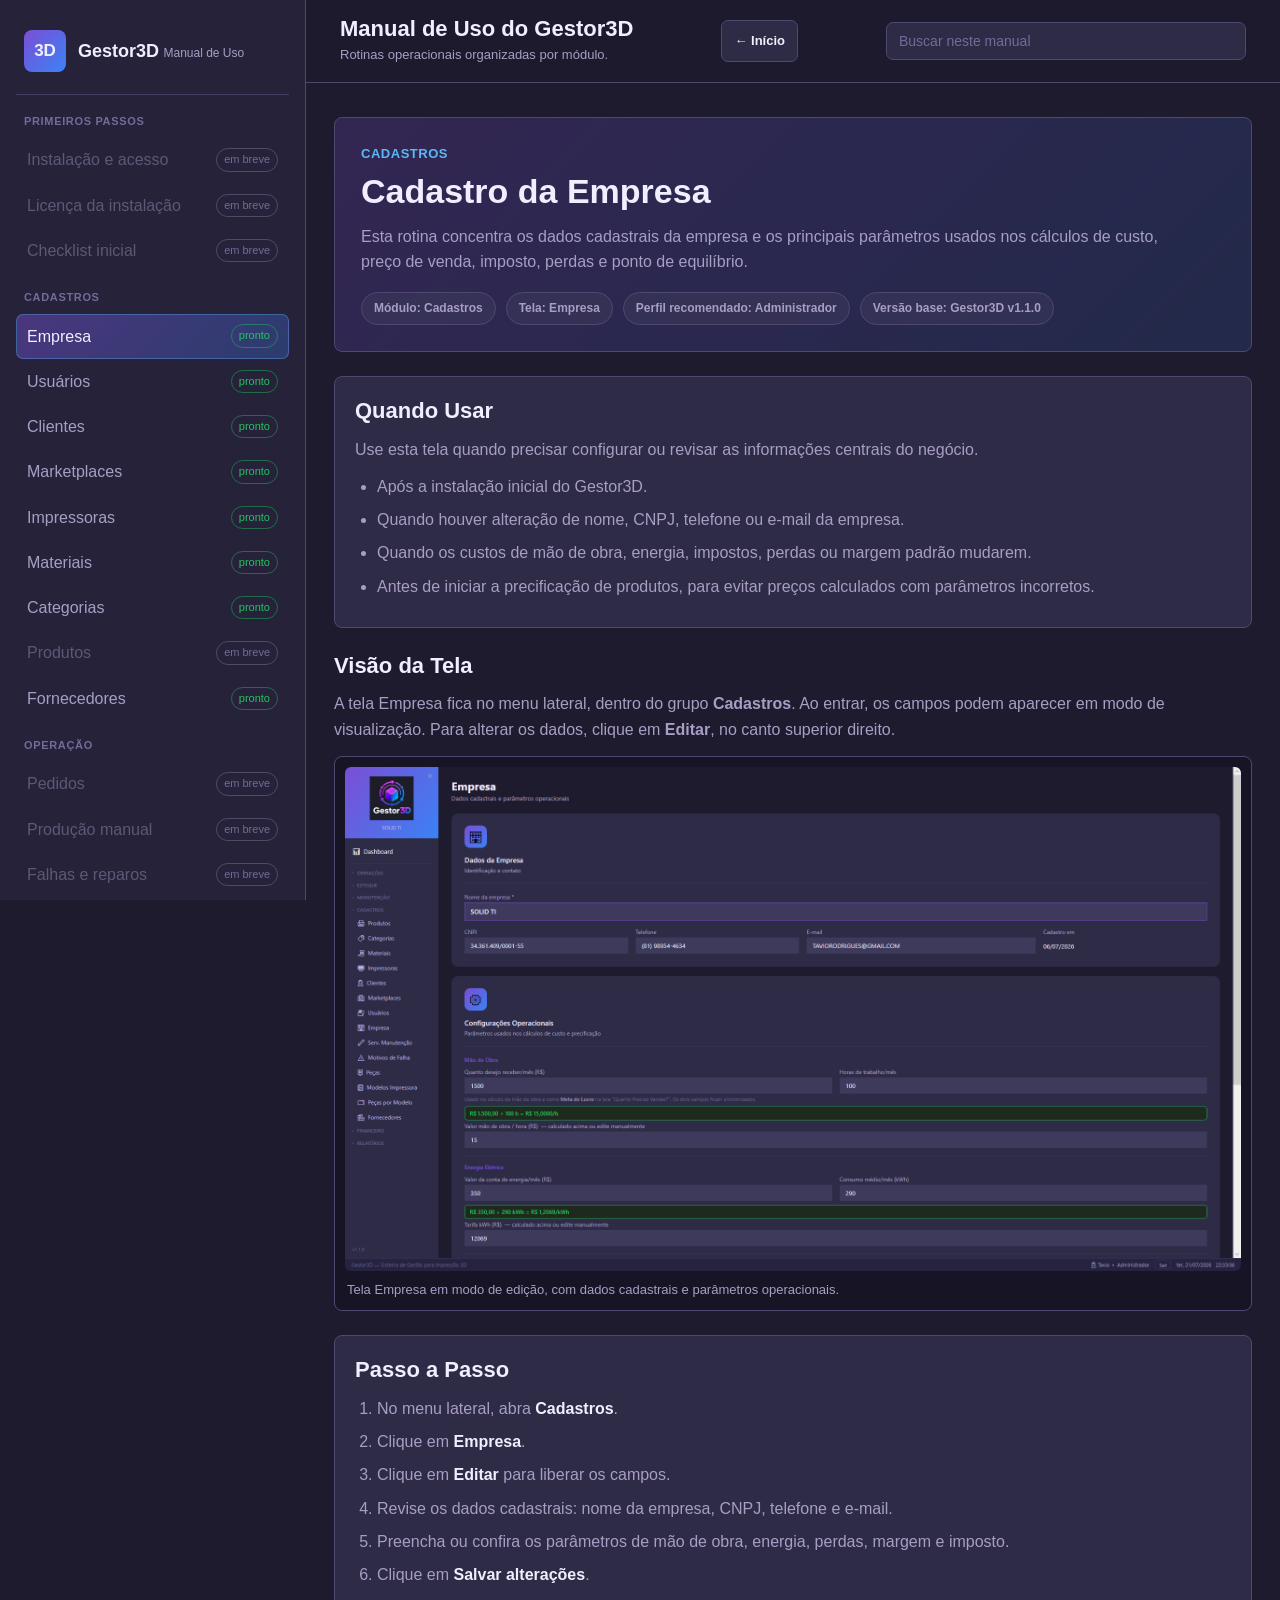
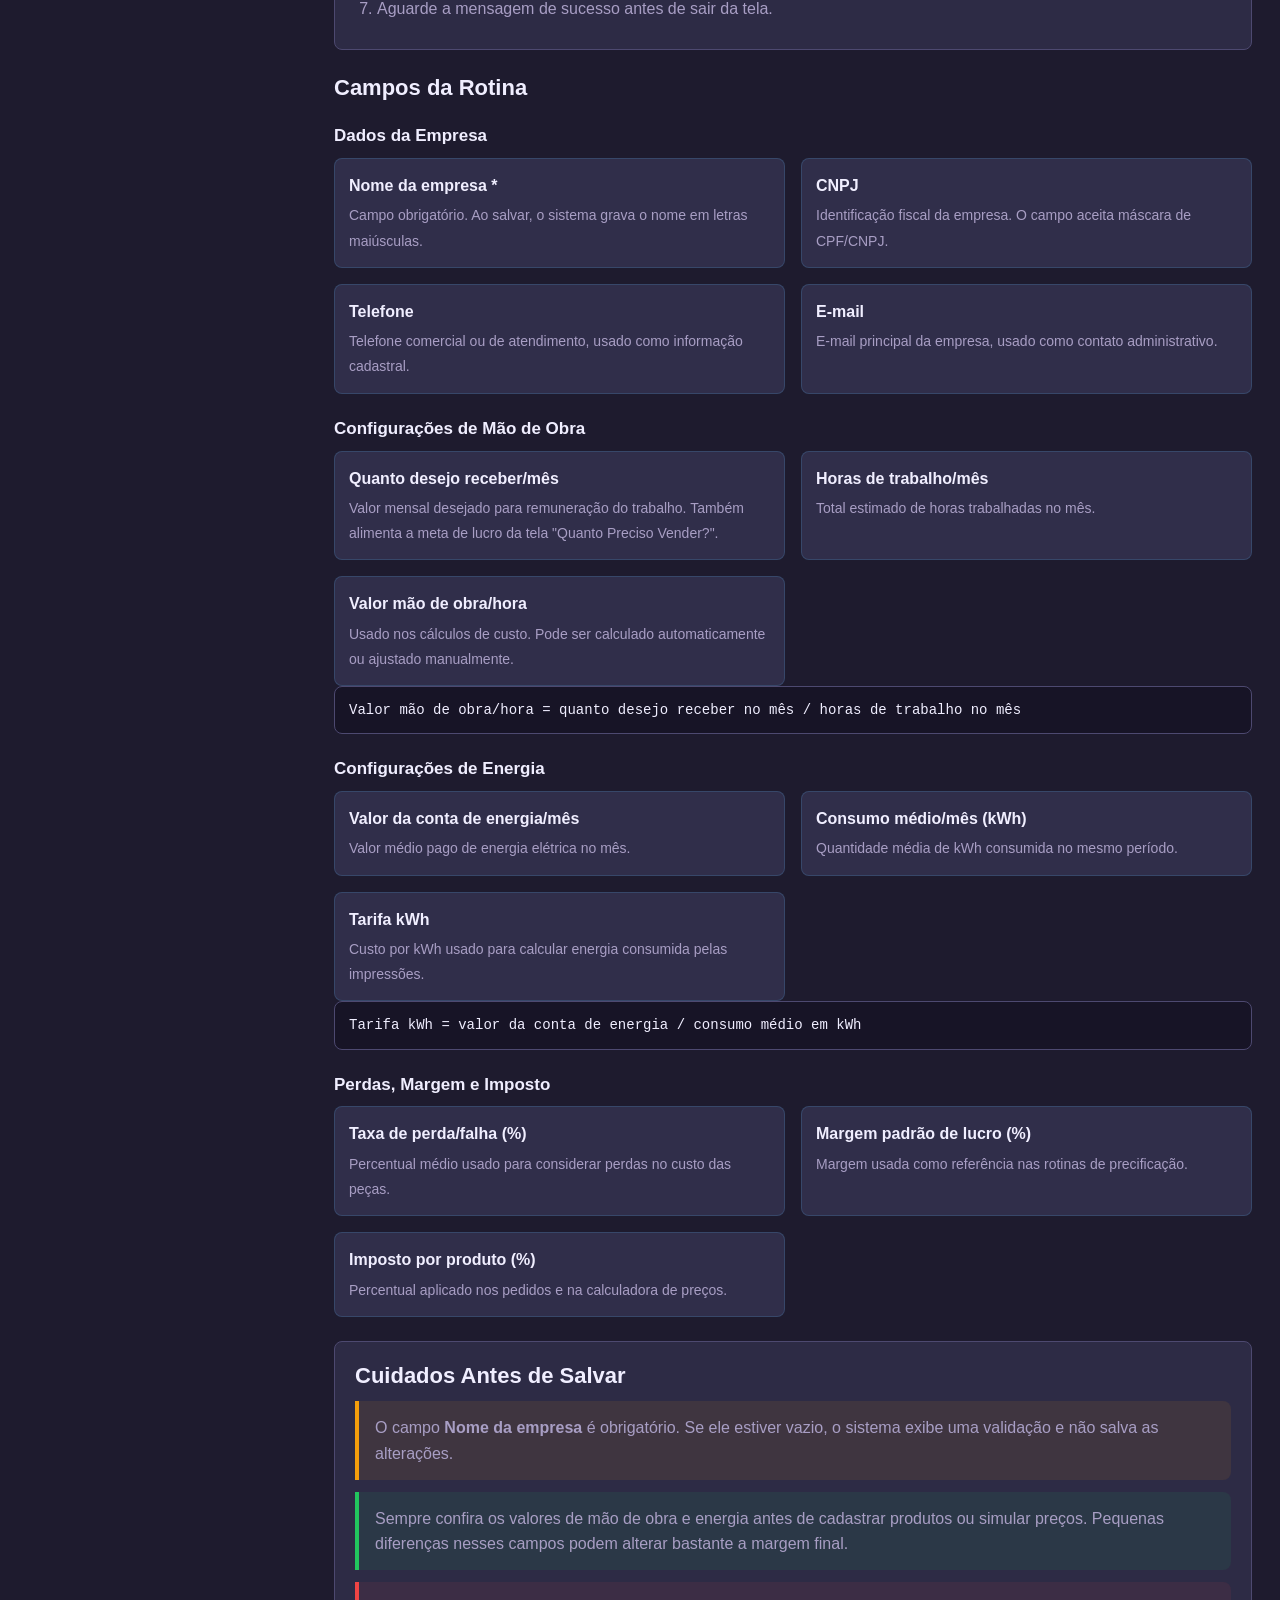
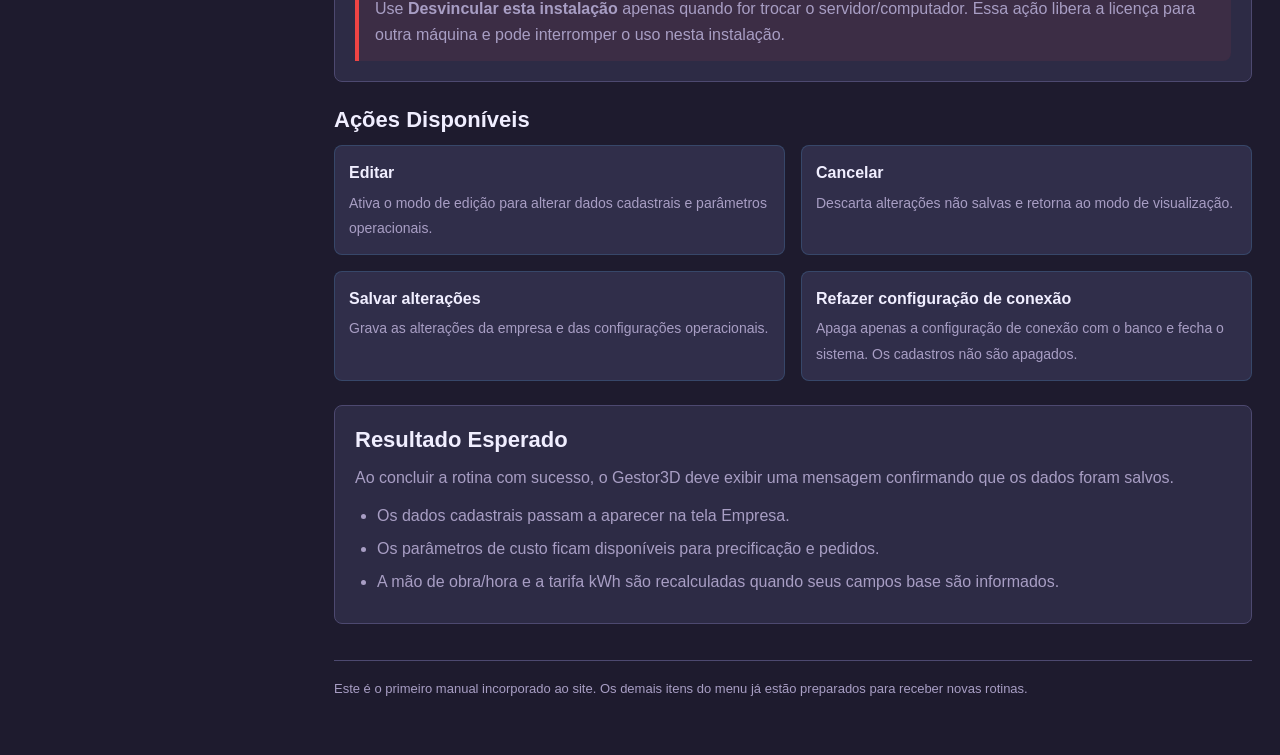
<file: manual/index.html>
<!DOCTYPE html>
<html lang="pt-BR">
<head>
  <meta charset="UTF-8"/>
  <meta name="viewport" content="width=device-width, initial-scale=1.0"/>
  <title>Manual de Uso | Gestor3D</title>
  <script src="../assets/monitoramento.js" defer></script>
  <link rel="stylesheet" href="styles.css"/>
</head>
<body>
  <div class="shell">
    <aside class="sidebar" aria-label="Menu do manual">
      <a class="brand" href="#empresa" data-route="empresa">
        <span class="brand-mark">3D</span>
        <span>
          <span class="brand-title">Gestor3D</span>
          <span class="brand-subtitle">Manual de Uso</span>
        </span>
      </a>

      <nav>
        <div class="menu-section">
          <div class="menu-heading">Primeiros Passos</div>
          <button class="menu-link disabled" type="button"><span class="menu-label">Instalação e acesso</span><span class="status">em breve</span></button>
          <button class="menu-link disabled" type="button"><span class="menu-label">Licença da instalação</span><span class="status">em breve</span></button>
          <button class="menu-link disabled" type="button"><span class="menu-label">Checklist inicial</span><span class="status">em breve</span></button>
        </div>

        <div class="menu-section">
          <div class="menu-heading">Cadastros</div>
          <button class="menu-link active" type="button" data-route="empresa"><span class="menu-label">Empresa</span><span class="status ready">pronto</span></button>
          <button class="menu-link" type="button" data-route="usuarios"><span class="menu-label">Usuários</span><span class="status ready">pronto</span></button>
          <button class="menu-link" type="button" data-route="clientes"><span class="menu-label">Clientes</span><span class="status ready">pronto</span></button>
          <button class="menu-link" type="button" data-route="marketplaces"><span class="menu-label">Marketplaces</span><span class="status ready">pronto</span></button>
          <button class="menu-link" type="button" data-route="impressoras"><span class="menu-label">Impressoras</span><span class="status ready">pronto</span></button>
          <button class="menu-link" type="button" data-route="materiais"><span class="menu-label">Materiais</span><span class="status ready">pronto</span></button>
          <button class="menu-link" type="button" data-route="categorias"><span class="menu-label">Categorias</span><span class="status ready">pronto</span></button>
          <button class="menu-link disabled" type="button"><span class="menu-label">Produtos</span><span class="status">em breve</span></button>
          <button class="menu-link" type="button" data-route="fornecedores"><span class="menu-label">Fornecedores</span><span class="status ready">pronto</span></button>
        </div>

        <div class="menu-section">
          <div class="menu-heading">Operação</div>
          <button class="menu-link disabled" type="button"><span class="menu-label">Pedidos</span><span class="status">em breve</span></button>
          <button class="menu-link disabled" type="button"><span class="menu-label">Produção manual</span><span class="status">em breve</span></button>
          <button class="menu-link disabled" type="button"><span class="menu-label">Falhas e reparos</span><span class="status">em breve</span></button>
          <button class="menu-link disabled" type="button"><span class="menu-label">Manutenção</span><span class="status">em breve</span></button>
        </div>

        <div class="menu-section">
          <div class="menu-heading">Estoque</div>
          <button class="menu-link disabled" type="button"><span class="menu-label">Entrada de materiais</span><span class="status">em breve</span></button>
          <button class="menu-link disabled" type="button"><span class="menu-label">Estoque de produtos</span><span class="status">em breve</span></button>
          <button class="menu-link disabled" type="button"><span class="menu-label">Auditoria de estoque</span><span class="status">em breve</span></button>
          <button class="menu-link disabled" type="button"><span class="menu-label">Desperdício</span><span class="status">em breve</span></button>
        </div>

        <div class="menu-section">
          <div class="menu-heading">Financeiro</div>
          <button class="menu-link disabled" type="button"><span class="menu-label">Precificação</span><span class="status">em breve</span></button>
          <button class="menu-link disabled" type="button"><span class="menu-label">Custos fixos</span><span class="status">em breve</span></button>
          <button class="menu-link disabled" type="button"><span class="menu-label">Minhas contas</span><span class="status">em breve</span></button>
          <button class="menu-link disabled" type="button"><span class="menu-label">Agenda financeira</span><span class="status">em breve</span></button>
          <button class="menu-link disabled" type="button"><span class="menu-label">Quanto preciso vender?</span><span class="status">em breve</span></button>
        </div>

        <div class="menu-section">
          <div class="menu-heading">Relatórios</div>
          <button class="menu-link disabled" type="button"><span class="menu-label">Lucro por pedido</span><span class="status">em breve</span></button>
          <button class="menu-link disabled" type="button"><span class="menu-label">Lucro real</span><span class="status">em breve</span></button>
          <button class="menu-link disabled" type="button"><span class="menu-label">Consumo de material</span><span class="status">em breve</span></button>
          <button class="menu-link disabled" type="button"><span class="menu-label">Produção por impressora</span><span class="status">em breve</span></button>
          <button class="menu-link disabled" type="button"><span class="menu-label">Venda por categoria</span><span class="status">em breve</span></button>
          <button class="menu-link disabled" type="button"><span class="menu-label">Venda por produto</span><span class="status">em breve</span></button>
        </div>
      </nav>
    </aside>

    <main class="content">
      <header class="topbar">
        <div>
          <h1>Manual de Uso do Gestor3D</h1>
          <p>Rotinas operacionais organizadas por módulo.</p>
        </div>
        <a class="home-link" href="../">← Início</a>
        <select class="mobile-menu" aria-label="Selecionar rotina">
          <option value="empresa">Cadastros - Empresa</option>
          <option value="categorias">Cadastros - Categorias</option>
          <option value="clientes">Cadastros - Clientes</option>
          <option value="usuarios">Cadastros - Usuários</option>
          <option value="marketplaces">Cadastros - Marketplaces</option>
          <option value="impressoras">Cadastros - Impressoras</option>
          <option value="materiais">Cadastros - Materiais</option>
          <option value="fornecedores">Cadastros - Fornecedores</option>
        </select>
        <input class="search" type="search" placeholder="Buscar neste manual" aria-label="Buscar neste manual"/>
      </header>

      <article class="page" id="content">
        <section class="hero">
          <div class="eyebrow">Cadastros</div>
          <h2>Cadastro da Empresa</h2>
          <p>
            Esta rotina concentra os dados cadastrais da empresa e os principais parâmetros usados
            nos cálculos de custo, preço de venda, imposto, perdas e ponto de equilíbrio.
          </p>
          <div class="meta">
            <span class="pill">Módulo: Cadastros</span>
            <span class="pill">Tela: Empresa</span>
            <span class="pill">Perfil recomendado: Administrador</span>
            <span class="pill">Versão base: Gestor3D v1.1.0</span>
          </div>
        </section>

        <section class="section panel">
          <h3>Quando Usar</h3>
          <p>Use esta tela quando precisar configurar ou revisar as informações centrais do negócio.</p>
          <ul>
            <li>Após a instalação inicial do Gestor3D.</li>
            <li>Quando houver alteração de nome, CNPJ, telefone ou e-mail da empresa.</li>
            <li>Quando os custos de mão de obra, energia, impostos, perdas ou margem padrão mudarem.</li>
            <li>Antes de iniciar a precificação de produtos, para evitar preços calculados com parâmetros incorretos.</li>
          </ul>
        </section>

        <section class="section">
          <h3>Visão da Tela</h3>
          <p>
            A tela Empresa fica no menu lateral, dentro do grupo <strong>Cadastros</strong>.
            Ao entrar, os campos podem aparecer em modo de visualização. Para alterar os dados,
            clique em <strong>Editar</strong>, no canto superior direito.
          </p>
          <div class="screenshot">
            <img src="imagens/cadastro_empresa.png" alt="Tela de cadastro da empresa no Gestor3D"/>
            <div class="caption">Tela Empresa em modo de edição, com dados cadastrais e parâmetros operacionais.</div>
          </div>
        </section>

        <section class="section panel">
          <h3>Passo a Passo</h3>
          <ol>
            <li>No menu lateral, abra <strong>Cadastros</strong>.</li>
            <li>Clique em <strong>Empresa</strong>.</li>
            <li>Clique em <strong>Editar</strong> para liberar os campos.</li>
            <li>Revise os dados cadastrais: nome da empresa, CNPJ, telefone e e-mail.</li>
            <li>Preencha ou confira os parâmetros de mão de obra, energia, perdas, margem e imposto.</li>
            <li>Clique em <strong>Salvar alterações</strong>.</li>
            <li>Aguarde a mensagem de sucesso antes de sair da tela.</li>
          </ol>
        </section>

        <section class="section">
          <h3>Campos da Rotina</h3>

          <h4>Dados da Empresa</h4>
          <div class="grid">
            <div class="field">
              <strong>Nome da empresa *</strong>
              <span>Campo obrigatório. Ao salvar, o sistema grava o nome em letras maiúsculas.</span>
            </div>
            <div class="field">
              <strong>CNPJ</strong>
              <span>Identificação fiscal da empresa. O campo aceita máscara de CPF/CNPJ.</span>
            </div>
            <div class="field">
              <strong>Telefone</strong>
              <span>Telefone comercial ou de atendimento, usado como informação cadastral.</span>
            </div>
            <div class="field">
              <strong>E-mail</strong>
              <span>E-mail principal da empresa, usado como contato administrativo.</span>
            </div>
          </div>

          <h4>Configurações de Mão de Obra</h4>
          <div class="grid">
            <div class="field">
              <strong>Quanto desejo receber/mês</strong>
              <span>Valor mensal desejado para remuneração do trabalho. Também alimenta a meta de lucro da tela "Quanto Preciso Vender?".</span>
            </div>
            <div class="field">
              <strong>Horas de trabalho/mês</strong>
              <span>Total estimado de horas trabalhadas no mês.</span>
            </div>
            <div class="field">
              <strong>Valor mão de obra/hora</strong>
              <span>Usado nos cálculos de custo. Pode ser calculado automaticamente ou ajustado manualmente.</span>
            </div>
          </div>
          <code class="formula">Valor mão de obra/hora = quanto desejo receber no mês / horas de trabalho no mês</code>

          <h4>Configurações de Energia</h4>
          <div class="grid">
            <div class="field">
              <strong>Valor da conta de energia/mês</strong>
              <span>Valor médio pago de energia elétrica no mês.</span>
            </div>
            <div class="field">
              <strong>Consumo médio/mês (kWh)</strong>
              <span>Quantidade média de kWh consumida no mesmo período.</span>
            </div>
            <div class="field">
              <strong>Tarifa kWh</strong>
              <span>Custo por kWh usado para calcular energia consumida pelas impressões.</span>
            </div>
          </div>
          <code class="formula">Tarifa kWh = valor da conta de energia / consumo médio em kWh</code>

          <h4>Perdas, Margem e Imposto</h4>
          <div class="grid">
            <div class="field">
              <strong>Taxa de perda/falha (%)</strong>
              <span>Percentual médio usado para considerar perdas no custo das peças.</span>
            </div>
            <div class="field">
              <strong>Margem padrão de lucro (%)</strong>
              <span>Margem usada como referência nas rotinas de precificação.</span>
            </div>
            <div class="field">
              <strong>Imposto por produto (%)</strong>
              <span>Percentual aplicado nos pedidos e na calculadora de preços.</span>
            </div>
          </div>
        </section>

        <section class="section panel">
          <h3>Cuidados Antes de Salvar</h3>
          <div class="note">
            O campo <strong>Nome da empresa</strong> é obrigatório. Se ele estiver vazio, o sistema exibe uma validação
            e não salva as alterações.
          </div>
          <div class="note ok">
            Sempre confira os valores de mão de obra e energia antes de cadastrar produtos ou simular preços.
            Pequenas diferenças nesses campos podem alterar bastante a margem final.
          </div>
          <div class="note danger">
            Use <strong>Desvincular esta instalação</strong> apenas quando for trocar o servidor/computador.
            Essa ação libera a licença para outra máquina e pode interromper o uso nesta instalação.
          </div>
        </section>

        <section class="section">
          <h3>Ações Disponíveis</h3>
          <div class="grid">
            <div class="field">
              <strong>Editar</strong>
              <span>Ativa o modo de edição para alterar dados cadastrais e parâmetros operacionais.</span>
            </div>
            <div class="field">
              <strong>Cancelar</strong>
              <span>Descarta alterações não salvas e retorna ao modo de visualização.</span>
            </div>
            <div class="field">
              <strong>Salvar alterações</strong>
              <span>Grava as alterações da empresa e das configurações operacionais.</span>
            </div>
            <div class="field">
              <strong>Refazer configuração de conexão</strong>
              <span>Apaga apenas a configuração de conexão com o banco e fecha o sistema. Os cadastros não são apagados.</span>
            </div>
          </div>
        </section>

        <section class="section panel">
          <h3>Resultado Esperado</h3>
          <p>Ao concluir a rotina com sucesso, o Gestor3D deve exibir uma mensagem confirmando que os dados foram salvos.</p>
          <ul>
            <li>Os dados cadastrais passam a aparecer na tela Empresa.</li>
            <li>Os parâmetros de custo ficam disponíveis para precificação e pedidos.</li>
            <li>A mão de obra/hora e a tarifa kWh são recalculadas quando seus campos base são informados.</li>
          </ul>
        </section>

        <div class="footer">
          Este é o primeiro manual incorporado ao site. Os demais itens do menu já estão preparados para receber novas rotinas.
        </div>
      </article>

      <template id="template-impressoras">
        <section class="hero">
          <div class="eyebrow">Cadastros</div>
          <h2>Cadastro de Impressoras</h2>
          <p>
            Esta rotina registra as impressoras 3D usadas na operação. As informações cadastradas
            alimentam a fila de produção, o cálculo de custo por hora, a depreciação e a precificação das peças.
          </p>
          <div class="meta">
            <span class="pill">Módulo: Cadastros</span>
            <span class="pill">Tela: Impressoras</span>
            <span class="pill">Perfil recomendado: Administrador</span>
            <span class="pill">Impacta: Produção e Precificação</span>
          </div>
        </section>

        <section class="section panel">
          <h3>Quando Usar</h3>
          <ul>
            <li>Ao cadastrar uma impressora nova ou usada.</li>
            <li>Quando for atualizar custo/hora, consumo elétrico, status ou área útil.</li>
            <li>Antes de criar produtos que dependem de tempo de impressão e custo de máquina.</li>
            <li>Quando o plano/licença permitir novas impressoras e a operação precisar expandir a capacidade.</li>
          </ul>
        </section>

        <section class="section">
          <h3>Visão da Tela</h3>
          <p>
            A tela fica em <strong>Cadastros &gt; Impressoras</strong>. Clique em
            <strong>+ Nova Impressora</strong> para abrir o formulário.
          </p>
          <div class="screenshot">
            <img src="imagens/cadastro_impressoras.png" alt="Tela de cadastro de impressoras no Gestor3D"/>
            <div class="caption">Formulário de nova impressora, com dados técnicos, depreciação e status operacional.</div>
          </div>
        </section>

        <section class="section panel">
          <h3>Passo a Passo</h3>
          <ol>
            <li>No menu lateral, abra <strong>Cadastros</strong>.</li>
            <li>Clique em <strong>Impressoras</strong>.</li>
            <li>Clique em <strong>+ Nova Impressora</strong>.</li>
            <li>Informe fabricante, modelo, nome e tipo da impressora.</li>
            <li>Preencha os dados de depreciação da impressora e do bico, se quiser calcular os custos automaticamente.</li>
            <li>Informe consumo em Watts, horas de uso iniciais e área útil em milímetros.</li>
            <li>Defina o status e a data de aquisição.</li>
            <li>Clique em <strong>Salvar</strong>.</li>
          </ol>
        </section>

        <section class="section">
          <h3>Campos da Rotina</h3>

          <h4>Identificação</h4>
          <div class="grid">
            <div class="field"><strong>Fabricante</strong><span>Marca da impressora. O sistema pode sugerir fabricantes já usados.</span></div>
            <div class="field"><strong>Modelo</strong><span>Modelo comercial ou interno da impressora.</span></div>
            <div class="field"><strong>Nome *</strong><span>Nome obrigatório para identificar a impressora na produção e nos produtos.</span></div>
            <div class="field"><strong>Tipo</strong><span>Tipo de tecnologia ou classificação usada pela empresa, como FDM ou Resina.</span></div>
          </div>

          <h4>Depreciação da Impressora</h4>
          <div class="grid">
            <div class="field"><strong>Valor pago</strong><span>Valor de compra usado para calcular o custo de depreciação por hora.</span></div>
            <div class="field"><strong>Vida útil em horas</strong><span>Estimativa de horas totais de uso da impressora.</span></div>
            <div class="field"><strong>Custo de depreciação/hora</strong><span>Resultado usado no custo da máquina. Pode ser calculado ou editado manualmente.</span></div>
          </div>
          <code class="formula">Depreciação/hora = valor pago / vida útil em horas</code>

          <h4>Depreciação do Bico</h4>
          <div class="grid">
            <div class="field"><strong>Valor pago no bico</strong><span>Custo do nozzle/bico instalado ou padrão usado na máquina.</span></div>
            <div class="field"><strong>Vida útil do bico</strong><span>Estimativa de horas de uso antes da troca.</span></div>
            <div class="field"><strong>Custo de depreciação do bico/hora</strong><span>Componente adicional de custo aplicado à impressão.</span></div>
          </div>
          <code class="formula">Depreciação do bico/hora = valor pago no bico / vida útil do bico</code>

          <h4>Dados Operacionais</h4>
          <div class="grid">
            <div class="field"><strong>Consumo (Watts)</strong><span>Potência média usada para calcular energia consumida durante a impressão.</span></div>
            <div class="field"><strong>Horas de uso iniciais</strong><span>Horas já acumuladas quando a impressora é cadastrada. Use 0 para impressora nova.</span></div>
            <div class="field"><strong>Área útil (X x Y x Z mm)</strong><span>Volume máximo de impressão em milímetros.</span></div>
            <div class="field"><strong>Status</strong><span>Situação atual: disponível, imprimindo, manutenção, parada, inativa ou outro status configurado.</span></div>
            <div class="field"><strong>Data de aquisição</strong><span>Data usada como referência cadastral e histórico do ativo.</span></div>
            <div class="field"><strong>Observações</strong><span>Campo livre para informações de manutenção, upgrades, restrições ou notas internas.</span></div>
          </div>
        </section>

        <section class="section panel">
          <h3>Cuidados Antes de Salvar</h3>
          <div class="note">O campo <strong>Nome</strong> é obrigatório. Use nomes claros, como "Bambu A1 - Mesa 1" ou "Kobra X - Produção".</div>
          <div class="note ok">Preencher corretamente custo/hora, consumo e área útil melhora a precisão da precificação e evita escolher uma máquina inadequada para o produto.</div>
          <div class="note danger">Não exclua uma impressora que já foi usada em produções históricas sem antes avaliar o impacto nos relatórios e no acompanhamento de manutenção.</div>
        </section>

        <section class="section">
          <h3>Ações Disponíveis</h3>
          <div class="grid">
            <div class="field"><strong>+ Nova Impressora</strong><span>Abre o formulário de cadastro.</span></div>
            <div class="field"><strong>Editar</strong><span>Altera uma impressora já cadastrada.</span></div>
            <div class="field"><strong>Copiar</strong><span>Cria um novo cadastro usando outra impressora como base.</span></div>
            <div class="field"><strong>Excluir</strong><span>Remove a impressora selecionada, quando permitido.</span></div>
          </div>
        </section>

        <section class="section panel">
          <h3>Resultado Esperado</h3>
          <ul>
            <li>A impressora passa a aparecer nos cards e na grade da tela Impressoras.</li>
            <li>A máquina fica disponível para produtos, precificação e fila de produção.</li>
            <li>Os custos por hora informados passam a compor o cálculo de custo das peças.</li>
          </ul>
        </section>
      </template>

      <template id="template-clientes">
        <section class="hero">
          <div class="eyebrow">Cadastros</div>
          <h2>Cadastro de Clientes</h2>
          <p>
            Esta rotina registra os clientes atendidos pela empresa. O cadastro facilita a criação
            de pedidos, a consulta de contatos e a identificação de clientes ativos ou inativos.
          </p>
          <div class="meta">
            <span class="pill">Módulo: Cadastros</span>
            <span class="pill">Tela: Clientes</span>
            <span class="pill">Perfil recomendado: Administrador ou Operador</span>
            <span class="pill">Impacta: Pedidos e Atendimento</span>
          </div>
        </section>

        <section class="section panel">
          <h3>Quando Usar</h3>
          <ul>
            <li>Antes de criar pedidos para um novo cliente.</li>
            <li>Quando precisar atualizar telefone, e-mail, endereço ou documento.</li>
            <li>Quando quiser manter histórico de clientes mesmo que eles deixem de comprar.</li>
            <li>Quando for localizar rapidamente um cliente por nome, CPF/CNPJ ou e-mail.</li>
          </ul>
        </section>

        <section class="section">
          <h3>Visão da Tela</h3>
          <p>
            A tela fica em <strong>Cadastros &gt; Clientes</strong>. Clique em
            <strong>+ Novo Cliente</strong> para abrir o formulário de cadastro.
          </p>
          <div class="screenshot">
            <img src="imagens/cadastro_clientes.png" alt="Tela de cadastro de clientes no Gestor3D"/>
            <div class="caption">Formulário de novo cliente, com dados de contato, endereço, observações e status.</div>
          </div>
        </section>

        <section class="section panel">
          <h3>Passo a Passo</h3>
          <ol>
            <li>No menu lateral, abra <strong>Cadastros</strong>.</li>
            <li>Clique em <strong>Clientes</strong>.</li>
            <li>Clique em <strong>+ Novo Cliente</strong>.</li>
            <li>Informe o nome do cliente.</li>
            <li>Preencha CPF/CNPJ, telefone, e-mail e endereço, quando disponíveis.</li>
            <li>Use observações para registrar informações úteis de atendimento.</li>
            <li>Mantenha <strong>Cliente ativo</strong> marcado para clientes em uso.</li>
            <li>Clique em <strong>Salvar</strong>.</li>
          </ol>
        </section>

        <section class="section">
          <h3>Campos da Rotina</h3>
          <div class="grid">
            <div class="field"><strong>Nome *</strong><span>Campo obrigatório. Identifica o cliente nas consultas e nos pedidos.</span></div>
            <div class="field"><strong>CPF / CNPJ</strong><span>Documento do cliente. O campo usa máscara de CPF/CNPJ.</span></div>
            <div class="field"><strong>Telefone</strong><span>Contato telefônico para dúvidas sobre pedido, entrega ou orçamento.</span></div>
            <div class="field"><strong>E-mail</strong><span>Contato eletrônico do cliente, útil para envio de informações e confirmação de dados.</span></div>
            <div class="field"><strong>Endereço</strong><span>Endereço principal do cliente, usado como referência de atendimento ou entrega.</span></div>
            <div class="field"><strong>Observações</strong><span>Campo livre para preferências, restrições, histórico de atendimento ou notas internas.</span></div>
            <div class="field"><strong>Cliente ativo</strong><span>Indica se o cliente está disponível para uso nas rotinas. Desmarque para inativar sem perder o histórico.</span></div>
          </div>
        </section>

        <section class="section panel">
          <h3>Cuidados Antes de Salvar</h3>
          <div class="note">O campo <strong>Nome</strong> é obrigatório. Sem ele, o cadastro não deve ser salvo.</div>
          <div class="note ok">Preencha ao menos um contato, como telefone ou e-mail, para facilitar retorno sobre pedidos e orçamentos.</div>
          <div class="note danger">Prefira inativar clientes antigos em vez de excluir, principalmente se já existirem pedidos vinculados ao cadastro.</div>
        </section>

        <section class="section">
          <h3>Ações Disponíveis</h3>
          <div class="grid">
            <div class="field"><strong>+ Novo Cliente</strong><span>Abre o formulário para cadastrar um novo cliente.</span></div>
            <div class="field"><strong>Editar</strong><span>Permite alterar o cliente selecionado na grade.</span></div>
            <div class="field"><strong>Excluir</strong><span>Remove o cliente selecionado, quando permitido.</span></div>
            <div class="field"><strong>Buscar</strong><span>Filtra a grade por nome, CPF/CNPJ ou e-mail.</span></div>
          </div>
        </section>

        <section class="section panel">
          <h3>Resultado Esperado</h3>
          <ul>
            <li>O cliente passa a aparecer na grade da tela Clientes.</li>
            <li>O cadastro fica disponível para seleção em pedidos.</li>
            <li>Clientes ativos aparecem com status <strong>Ativo</strong>; clientes desmarcados aparecem como <strong>Inativo</strong>.</li>
          </ul>
        </section>
      </template>

      <template id="template-categorias">
        <section class="hero">
          <div class="eyebrow">Cadastros</div>
          <h2>Cadastro de Categorias</h2>
          <p>
            Esta rotina organiza os produtos por grupos, facilitando filtros, relatórios e análises de venda por tipo de produto.
          </p>
          <div class="meta">
            <span class="pill">Módulo: Cadastros</span>
            <span class="pill">Tela: Categorias</span>
            <span class="pill">Impacta: Produtos e Relatórios</span>
          </div>
        </section>

        <section class="section panel">
          <h3>Quando Usar</h3>
          <ul>
            <li>Antes de cadastrar produtos que precisam ser agrupados por tipo.</li>
            <li>Quando quiser separar linhas como decoração, utilidades, personalizados, reposição ou miniaturas.</li>
            <li>Quando precisar melhorar relatórios de venda por categoria.</li>
          </ul>
        </section>

        <section class="section">
          <h3>Visão da Tela</h3>
          <p>Acesse <strong>Cadastros &gt; Categorias</strong> e clique em <strong>+ Nova Categoria</strong>.</p>
          <div class="screenshot">
            <img src="imagens/cadastro_categorias.png" alt="Tela de cadastro de categorias no Gestor3D"/>
            <div class="caption">Formulário de nova categoria, com nome, descrição e status ativo.</div>
          </div>
        </section>

        <section class="section panel">
          <h3>Passo a Passo</h3>
          <ol>
            <li>Abra <strong>Cadastros</strong> no menu lateral.</li>
            <li>Clique em <strong>Categorias</strong>.</li>
            <li>Clique em <strong>+ Nova Categoria</strong>.</li>
            <li>Informe o nome da categoria.</li>
            <li>Preencha a descrição, se necessário.</li>
            <li>Mantenha <strong>Categoria ativa</strong> marcada para usar em produtos.</li>
            <li>Clique em <strong>Salvar</strong>.</li>
          </ol>
        </section>

        <section class="section">
          <h3>Campos da Rotina</h3>
          <div class="grid">
            <div class="field"><strong>Nome *</strong><span>Campo obrigatório. Nome do grupo usado para classificar produtos.</span></div>
            <div class="field"><strong>Descrição</strong><span>Texto livre para explicar o tipo de produto incluído na categoria.</span></div>
            <div class="field"><strong>Categoria ativa</strong><span>Indica se a categoria está disponível para uso nos cadastros.</span></div>
          </div>
        </section>

        <section class="section panel">
          <h3>Cuidados Antes de Salvar</h3>
          <div class="note">Evite categorias muito parecidas, como "Bonecos" e "Bonequinhos", para não dividir relatórios desnecessariamente.</div>
          <div class="note ok">Use nomes curtos e fáceis de identificar na rotina de produtos.</div>
          <div class="note danger">Prefira inativar categorias antigas em vez de excluir categorias já usadas por produtos.</div>
        </section>

        <section class="section">
          <h3>Ações Disponíveis</h3>
          <div class="grid">
            <div class="field"><strong>+ Nova Categoria</strong><span>Abre o formulário de cadastro.</span></div>
            <div class="field"><strong>Editar</strong><span>Altera a categoria selecionada.</span></div>
            <div class="field"><strong>Excluir</strong><span>Remove a categoria selecionada, quando permitido.</span></div>
          </div>
        </section>

        <section class="section panel">
          <h3>Resultado Esperado</h3>
          <ul>
            <li>A categoria aparece na grade de Categorias.</li>
            <li>A categoria ativa fica disponível no cadastro de produtos.</li>
            <li>Vendas e produtos podem ser analisados por esse agrupamento.</li>
          </ul>
        </section>
      </template>

      <template id="template-usuarios">
        <section class="hero">
          <div class="eyebrow">Cadastros</div>
          <h2>Cadastro de Usuários</h2>
          <p>
            Esta rotina controla quem pode acessar o Gestor3D e qual perfil de permissão cada pessoa terá no sistema.
          </p>
          <div class="meta">
            <span class="pill">Módulo: Cadastros</span>
            <span class="pill">Tela: Usuários</span>
            <span class="pill">Perfil recomendado: Administrador</span>
          </div>
        </section>

        <section class="section panel">
          <h3>Quando Usar</h3>
          <ul>
            <li>Ao criar acesso para um novo operador, financeiro ou administrador.</li>
            <li>Quando precisar trocar o perfil de acesso de alguém.</li>
            <li>Quando precisar inativar um usuário que não deve mais entrar no sistema.</li>
          </ul>
        </section>

        <section class="section">
          <h3>Visão da Tela</h3>
          <p>Acesse <strong>Cadastros &gt; Usuários</strong> e clique em <strong>+ Novo Usuário</strong>.</p>
          <div class="screenshot">
            <img src="imagens/cadastro_usuarios.png" alt="Tela de cadastro de usuários no Gestor3D"/>
            <div class="caption">Formulário de novo usuário, com perfil, senha e status ativo.</div>
          </div>
        </section>

        <section class="section panel">
          <h3>Passo a Passo</h3>
          <ol>
            <li>Abra <strong>Cadastros</strong> no menu lateral.</li>
            <li>Clique em <strong>Usuários</strong>.</li>
            <li>Clique em <strong>+ Novo Usuário</strong>.</li>
            <li>Informe nome e e-mail.</li>
            <li>Selecione o perfil de acesso.</li>
            <li>Digite a senha e confirme a senha.</li>
            <li>Marque <strong>Usuário ativo</strong> se ele já deve acessar o sistema.</li>
            <li>Clique em <strong>Salvar</strong>.</li>
          </ol>
        </section>

        <section class="section">
          <h3>Campos da Rotina</h3>
          <div class="grid">
            <div class="field"><strong>Nome *</strong><span>Nome usado para identificar o usuário no sistema.</span></div>
            <div class="field"><strong>E-mail *</strong><span>E-mail vinculado ao usuário.</span></div>
            <div class="field"><strong>Perfil *</strong><span>Define permissões: Administrador, Operador, Financeiro ou Produção.</span></div>
            <div class="field"><strong>Senha *</strong><span>Senha inicial do usuário. Em edição, preencher apenas se quiser alterar.</span></div>
            <div class="field"><strong>Confirmar senha</strong><span>Repete a senha para evitar erro de digitação.</span></div>
            <div class="field"><strong>Usuário ativo</strong><span>Controla se o usuário pode acessar o sistema.</span></div>
          </div>
        </section>

        <section class="section panel">
          <h3>Cuidados Antes de Salvar</h3>
          <div class="note">Escolha o perfil com cuidado. Administrador tem acesso total ao sistema.</div>
          <div class="note ok">Use a inativação para bloquear acesso sem perder histórico de ações associadas ao usuário.</div>
          <div class="note danger">Não compartilhe usuários entre pessoas diferentes. Cada pessoa deve ter seu próprio acesso.</div>
        </section>

        <section class="section">
          <h3>Ações Disponíveis</h3>
          <div class="grid">
            <div class="field"><strong>+ Novo Usuário</strong><span>Abre o formulário de cadastro.</span></div>
            <div class="field"><strong>Editar</strong><span>Altera dados, perfil, senha ou status.</span></div>
            <div class="field"><strong>Excluir</strong><span>Remove o usuário selecionado, quando permitido.</span></div>
          </div>
        </section>

        <section class="section panel">
          <h3>Resultado Esperado</h3>
          <ul>
            <li>O usuário aparece na grade de Usuários.</li>
            <li>Usuários ativos podem acessar o Gestor3D com o perfil selecionado.</li>
            <li>Usuários inativos permanecem cadastrados, mas não devem ser usados para acesso.</li>
          </ul>
        </section>
      </template>

      <template id="template-marketplaces">
        <section class="hero">
          <div class="eyebrow">Cadastros</div>
          <h2>Cadastro de Marketplaces</h2>
          <p>
            Esta rotina cadastra canais de venda e suas taxas, permitindo calcular custos de comissão na precificação e nos pedidos.
          </p>
          <div class="meta">
            <span class="pill">Módulo: Cadastros</span>
            <span class="pill">Tela: Marketplaces</span>
            <span class="pill">Impacta: Precificação e Pedidos</span>
          </div>
        </section>

        <section class="section panel">
          <h3>Quando Usar</h3>
          <ul>
            <li>Antes de vender por canais como Shopee, Mercado Livre, Etsy ou loja própria.</li>
            <li>Quando o canal tiver comissão percentual sobre a venda.</li>
            <li>Quando houver uma taxa fixa por pedido ou anúncio.</li>
          </ul>
        </section>

        <section class="section">
          <h3>Visão da Tela</h3>
          <p>Acesse <strong>Cadastros &gt; Marketplaces</strong> e clique em <strong>+ Novo Marketplace</strong>.</p>
          <div class="screenshot">
            <img src="imagens/cadastro_marketplaces.png" alt="Tela de cadastro de marketplaces no Gestor3D"/>
            <div class="caption">Formulário de marketplace, com taxa percentual, taxa fixa e status ativo.</div>
          </div>
        </section>

        <section class="section panel">
          <h3>Passo a Passo</h3>
          <ol>
            <li>Abra <strong>Cadastros</strong> no menu lateral.</li>
            <li>Clique em <strong>Marketplaces</strong>.</li>
            <li>Clique em <strong>+ Novo Marketplace</strong>.</li>
            <li>Informe o nome do canal de venda.</li>
            <li>Informe a taxa percentual, se existir.</li>
            <li>Informe a taxa fixa em reais, se existir.</li>
            <li>Adicione observações sobre regras do canal.</li>
            <li>Clique em <strong>Salvar</strong>.</li>
          </ol>
        </section>

        <section class="section">
          <h3>Campos da Rotina</h3>
          <div class="grid">
            <div class="field"><strong>Nome *</strong><span>Nome do canal de venda.</span></div>
            <div class="field"><strong>Taxa percentual (%)</strong><span>Percentual cobrado sobre o valor da venda. Exemplo: 12 significa 12%.</span></div>
            <div class="field"><strong>Taxa fixa (R$)</strong><span>Valor fixo cobrado por venda, pedido ou anúncio.</span></div>
            <div class="field"><strong>Observações</strong><span>Notas sobre regras, categorias, campanhas ou condições do canal.</span></div>
            <div class="field"><strong>Marketplace ativo</strong><span>Indica se o canal está disponível para uso.</span></div>
          </div>
        </section>

        <section class="section panel">
          <h3>Cuidados Antes de Salvar</h3>
          <div class="note">Cadastre taxa percentual como número, sem o símbolo %. Exemplo: use 12 para 12%.</div>
          <div class="note ok">Revise taxas sempre que o marketplace alterar regras, pois isso impacta diretamente lucro e preço sugerido.</div>
          <div class="note danger">Taxas erradas podem fazer produtos aparentemente lucrativos venderem com prejuízo.</div>
        </section>

        <section class="section">
          <h3>Ações Disponíveis</h3>
          <div class="grid">
            <div class="field"><strong>+ Novo Marketplace</strong><span>Abre o formulário de cadastro.</span></div>
            <div class="field"><strong>Editar</strong><span>Altera taxas, observações ou status.</span></div>
            <div class="field"><strong>Excluir</strong><span>Remove o canal selecionado, quando permitido.</span></div>
          </div>
        </section>

        <section class="section panel">
          <h3>Resultado Esperado</h3>
          <ul>
            <li>O marketplace aparece na grade de canais.</li>
            <li>O canal fica disponível para seleção em precificação e pedidos.</li>
            <li>As taxas passam a compor o cálculo de custo comercial.</li>
          </ul>
        </section>
      </template>

      <template id="template-fornecedores">
        <section class="hero">
          <div class="eyebrow">Cadastros</div>
          <h2>Cadastro de Fornecedores</h2>
          <p>
            Esta rotina registra fornecedores de materiais e insumos, incluindo contatos e prazo médio de recebimento.
          </p>
          <div class="meta">
            <span class="pill">Módulo: Cadastros</span>
            <span class="pill">Tela: Fornecedores</span>
            <span class="pill">Impacta: Entrada de Materiais</span>
          </div>
        </section>

        <section class="section panel">
          <h3>Quando Usar</h3>
          <ul>
            <li>Antes de registrar compras recorrentes de materiais.</li>
            <li>Quando quiser controlar contatos de fornecedores.</li>
            <li>Quando precisar informar lead time padrão para reposição de estoque.</li>
          </ul>
        </section>

        <section class="section">
          <h3>Visão da Tela</h3>
          <p>Acesse <strong>Cadastros &gt; Fornecedores</strong> e clique em <strong>+ Novo Fornecedor</strong>.</p>
          <div class="screenshot">
            <img src="imagens/cadastro_fornecedores.png" alt="Tela de cadastro de fornecedores no Gestor3D"/>
            <div class="caption">Formulário de fornecedor, com documento, contato e lead time padrão.</div>
          </div>
        </section>

        <section class="section panel">
          <h3>Passo a Passo</h3>
          <ol>
            <li>Abra <strong>Cadastros</strong> no menu lateral.</li>
            <li>Clique em <strong>Fornecedores</strong>.</li>
            <li>Clique em <strong>+ Novo Fornecedor</strong>.</li>
            <li>Informe o nome do fornecedor.</li>
            <li>Preencha CPF/CNPJ, e-mail e telefone, quando disponíveis.</li>
            <li>Informe o lead time padrão em dias.</li>
            <li>Clique em <strong>Salvar</strong>.</li>
          </ol>
        </section>

        <section class="section">
          <h3>Campos da Rotina</h3>
          <div class="grid">
            <div class="field"><strong>Nome *</strong><span>Nome do fornecedor.</span></div>
            <div class="field"><strong>CPF / CNPJ</strong><span>Documento do fornecedor, com máscara de CPF/CNPJ.</span></div>
            <div class="field"><strong>E-mail</strong><span>Contato eletrônico do fornecedor.</span></div>
            <div class="field"><strong>Telefone</strong><span>Contato telefônico do fornecedor.</span></div>
            <div class="field"><strong>Lead time padrão (dias) *</strong><span>Tempo médio entre fazer o pedido e receber o material.</span></div>
          </div>
        </section>

        <section class="section panel">
          <h3>Cuidados Antes de Salvar</h3>
          <div class="note">O lead time ajuda a planejar reposição. Informe um prazo realista, em dias.</div>
          <div class="note ok">Cadastre contatos completos para facilitar novas compras e negociação de materiais.</div>
          <div class="note danger">Evite excluir fornecedores com histórico de compras. Use desativação quando o fornecedor não for mais usado.</div>
        </section>

        <section class="section">
          <h3>Ações Disponíveis</h3>
          <div class="grid">
            <div class="field"><strong>+ Novo Fornecedor</strong><span>Abre o formulário de cadastro.</span></div>
            <div class="field"><strong>Editar</strong><span>Altera dados do fornecedor.</span></div>
            <div class="field"><strong>Desativar</strong><span>Inativa o fornecedor selecionado.</span></div>
            <div class="field"><strong>Vincular Material</strong><span>Relaciona o fornecedor a materiais/insumos.</span></div>
          </div>
        </section>

        <section class="section panel">
          <h3>Resultado Esperado</h3>
          <ul>
            <li>O fornecedor aparece na grade de Fornecedores.</li>
            <li>O fornecedor fica disponível para rotinas de entrada de materiais.</li>
            <li>O lead time pode apoiar planejamento de reposição.</li>
          </ul>
        </section>
      </template>

      <template id="template-materiais">
        <section class="hero">
          <div class="eyebrow">Cadastros</div>
          <h2>Cadastro de Materiais</h2>
          <p>
            Esta rotina cadastra os insumos usados pela operação: filamentos, resinas, embalagens,
            componentes e outros materiais que entram no custo, estoque e produção.
          </p>
          <div class="meta">
            <span class="pill">Módulo: Cadastros</span>
            <span class="pill">Tela: Materiais</span>
            <span class="pill">Perfil recomendado: Administrador ou Operador</span>
            <span class="pill">Impacta: Estoque, Produtos e Produção</span>
          </div>
        </section>

        <section class="section panel">
          <h3>Quando Usar</h3>
          <ul>
            <li>Antes de registrar entrada de estoque de um novo material.</li>
            <li>Antes de montar a composição de um produto.</li>
            <li>Quando precisar controlar estoque mínimo por insumo.</li>
            <li>Quando diferenciar materiais imprimíveis de insumos auxiliares, como embalagens ou componentes.</li>
          </ul>
        </section>

        <section class="section">
          <h3>Visão da Tela</h3>
          <p>
            A tela fica em <strong>Cadastros &gt; Materiais</strong>. Clique em
            <strong>+ Novo Insumo</strong> para abrir o formulário.
          </p>
          <div class="screenshot">
            <img src="imagens/cadastro_materiais.png" alt="Tela de cadastro de materiais no Gestor3D"/>
            <div class="caption">Formulário de novo material/insumo, com tipo, unidade, estoque mínimo e classificação como imprimível.</div>
          </div>
        </section>

        <section class="section panel">
          <h3>Passo a Passo</h3>
          <ol>
            <li>No menu lateral, abra <strong>Cadastros</strong>.</li>
            <li>Clique em <strong>Materiais</strong>.</li>
            <li>Clique em <strong>+ Novo Insumo</strong>.</li>
            <li>Informe o nome do material.</li>
            <li>Selecione o tipo e a unidade de medida.</li>
            <li>Preencha cor, marca, estoque mínimo e observações, se necessário.</li>
            <li>Marque <strong>Material imprimível</strong> apenas para materiais usados diretamente na impressora.</li>
            <li>Clique em <strong>Salvar</strong>.</li>
          </ol>
        </section>

        <section class="section">
          <h3>Campos da Rotina</h3>
          <div class="grid">
            <div class="field"><strong>Nome *</strong><span>Nome obrigatório do insumo. Pode usar sugestões de nomes já utilizados.</span></div>
            <div class="field"><strong>Tipo *</strong><span>Classificação do material, como filamento, resina, embalagem ou outro insumo.</span></div>
            <div class="field"><strong>Unidade de medida *</strong><span>Unidade usada no estoque e consumo, como g, kg, un, ml ou l.</span></div>
            <div class="field"><strong>Cor</strong><span>Cor do material, útil para filamentos, resinas e itens visuais.</span></div>
            <div class="field"><strong>Marca</strong><span>Fabricante ou marca comercial. Pode usar sugestões de marcas já cadastradas.</span></div>
            <div class="field"><strong>Estoque mínimo</strong><span>Quantidade mínima desejada. Quando o saldo fica abaixo desse valor, o material aparece como crítico.</span></div>
            <div class="field"><strong>Observações</strong><span>Informações livres sobre lote, fornecedor preferencial, uso recomendado ou restrições.</span></div>
            <div class="field"><strong>Material imprimível</strong><span>Indica se o material entra diretamente na impressora, como PLA, ABS, PETG ou resina.</span></div>
          </div>
        </section>

        <section class="section panel">
          <h3>Cuidados Antes de Salvar</h3>
          <div class="note">Nome, tipo e unidade de medida são campos obrigatórios para manter o estoque consistente.</div>
          <div class="note ok">Use a unidade de medida do jeito que o material será consumido nos produtos. Para filamento, normalmente gramas facilitam o cálculo por peça.</div>
          <div class="note danger">Não marque embalagens, parafusos, componentes eletrônicos ou itens de acabamento como material imprimível. Essa marcação deve ficar reservada aos materiais que entram na impressora.</div>
        </section>

        <section class="section">
          <h3>Ações Disponíveis</h3>
          <div class="grid">
            <div class="field"><strong>+ Novo Insumo</strong><span>Abre o formulário para cadastrar material.</span></div>
            <div class="field"><strong>Entrada</strong><span>Registra compra/entrada de estoque para o material selecionado.</span></div>
            <div class="field"><strong>Editar</strong><span>Altera o cadastro do material selecionado.</span></div>
            <div class="field"><strong>Excluir</strong><span>Remove o material selecionado, quando permitido.</span></div>
          </div>
        </section>

        <section class="section panel">
          <h3>Resultado Esperado</h3>
          <ul>
            <li>O material passa a aparecer na grade de Materiais.</li>
            <li>O insumo fica disponível para entrada de estoque e composição de produtos.</li>
            <li>O estoque mínimo passa a alimentar o alerta de materiais críticos.</li>
          </ul>
        </section>
      </template>
    </main>
  </div>

  <script src="script.js"></script>
</body>
</html>
</file>
<file: manual/styles.css>
:root {
  --primary: #7B4FD4;
  --secondary: #3B82F6;
  --accent: #5BB8F5;
  --bg: #1E1B2E;
  --sidebar: #25223A;
  --panel: #2D2B45;
  --card: #3D3A5C;
  --text: #F0EEFF;
  --muted: #A89EC4;
  --quiet: #746B99;
  --line: #4D4970;
  --success: #22C55E;
  --warning: #F59E0B;
  --danger: #EF4444;
}

* {
  box-sizing: border-box;
}

html {
  scroll-behavior: smooth;
}

body {
  margin: 0;
  font-family: "Segoe UI", Arial, sans-serif;
  background: var(--bg);
  color: var(--text);
  line-height: 1.58;
}

a {
  color: inherit;
  text-decoration: none;
}

.shell {
  min-height: 100vh;
  display: grid;
  grid-template-columns: 306px minmax(0, 1fr);
}

.sidebar {
  position: sticky;
  top: 0;
  height: 100vh;
  overflow-y: auto;
  background: var(--sidebar);
  border-right: 1px solid var(--line);
  padding: 22px 16px;
}

.brand {
  display: flex;
  align-items: center;
  gap: 12px;
  padding: 8px 8px 22px;
  border-bottom: 1px solid rgba(77, 73, 112, .75);
  margin-bottom: 18px;
}

.brand-mark {
  width: 42px;
  height: 42px;
  border-radius: 8px;
  display: grid;
  place-items: center;
  background: linear-gradient(135deg, var(--primary), var(--secondary));
  font-weight: 800;
  font-size: 17px;
}

.brand-title {
  font-size: 18px;
  font-weight: 800;
}

.brand-subtitle {
  color: var(--muted);
  font-size: 12px;
  margin-top: 1px;
}

.menu-section {
  margin: 0 0 16px;
}

.menu-heading {
  color: var(--quiet);
  font-size: 11px;
  font-weight: 800;
  letter-spacing: .06em;
  text-transform: uppercase;
  padding: 0 8px;
  margin: 16px 0 7px;
}

.menu-link {
  width: 100%;
  display: flex;
  align-items: center;
  justify-content: space-between;
  gap: 10px;
  border: 1px solid transparent;
  border-radius: 7px;
  padding: 9px 10px;
  color: var(--muted);
  font-size: 14px;
  cursor: pointer;
  background: transparent;
  text-align: left;
  font: inherit;
}

.menu-link:hover {
  color: var(--text);
  background: rgba(61, 58, 92, .55);
}

.menu-link.active {
  color: var(--text);
  background: linear-gradient(135deg, rgba(123, 79, 212, .45), rgba(59, 130, 246, .28));
  border-color: rgba(91, 184, 245, .35);
}

.menu-link.disabled {
  color: rgba(168, 158, 196, .44);
  cursor: default;
}

.menu-link.disabled:hover {
  background: transparent;
}

.menu-label {
  min-width: 0;
  overflow: hidden;
  text-overflow: ellipsis;
  white-space: nowrap;
}

.status {
  flex: 0 0 auto;
  border: 1px solid rgba(168, 158, 196, .32);
  border-radius: 999px;
  padding: 2px 7px;
  color: var(--quiet);
  font-size: 11px;
}

.status.ready {
  color: var(--success);
  border-color: rgba(34, 197, 94, .45);
}

.content {
  min-width: 0;
}

.topbar {
  position: sticky;
  top: 0;
  z-index: 5;
  display: flex;
  align-items: center;
  justify-content: space-between;
  gap: 18px;
  min-height: 72px;
  padding: 16px 34px;
  background: rgba(30, 27, 46, .94);
  border-bottom: 1px solid var(--line);
  backdrop-filter: blur(14px);
}

.topbar h1 {
  margin: 0;
  font-size: 22px;
  line-height: 1.2;
}

.topbar p {
  margin: 3px 0 0;
  color: var(--muted);
  font-size: 13px;
}

.search {
  width: min(360px, 36vw);
  border: 1px solid var(--line);
  border-radius: 7px;
  background: var(--panel);
  color: var(--text);
  padding: 10px 12px;
  font-size: 14px;
}

.search::placeholder {
  color: var(--quiet);
}

.page {
  width: min(1080px, calc(100% - 56px));
  margin: 0 auto;
  padding: 34px 0 56px;
}

.hero {
  border: 1px solid var(--line);
  border-radius: 8px;
  background: linear-gradient(135deg, rgba(123, 79, 212, .22), rgba(59, 130, 246, .14));
  padding: 26px;
  margin-bottom: 24px;
}

.eyebrow {
  color: var(--accent);
  font-size: 13px;
  font-weight: 800;
  letter-spacing: .04em;
  text-transform: uppercase;
  margin-bottom: 8px;
}

.hero h2 {
  margin: 0;
  font-size: 34px;
  line-height: 1.15;
}

.hero p {
  max-width: 820px;
  margin: 12px 0 0;
  color: var(--muted);
  font-size: 16px;
}

.meta {
  display: flex;
  flex-wrap: wrap;
  gap: 10px;
  margin-top: 18px;
}

.pill {
  border: 1px solid var(--line);
  background: rgba(61, 58, 92, .55);
  color: var(--muted);
  border-radius: 999px;
  padding: 6px 12px;
  font-size: 12px;
  font-weight: 700;
}

.section {
  margin: 24px 0;
}

.section h3 {
  margin: 0 0 12px;
  font-size: 22px;
  line-height: 1.25;
}

.section h4 {
  margin: 22px 0 8px;
  font-size: 17px;
}

p {
  margin: 0 0 12px;
  color: var(--muted);
}

.panel {
  background: var(--panel);
  border: 1px solid var(--line);
  border-radius: 8px;
  padding: 20px;
}

.grid {
  display: grid;
  grid-template-columns: repeat(2, minmax(0, 1fr));
  gap: 16px;
}

.field {
  background: rgba(61, 58, 92, .62);
  border: 1px solid rgba(91, 184, 245, .18);
  border-radius: 8px;
  padding: 14px;
}

.field strong {
  display: block;
  color: var(--text);
  margin-bottom: 4px;
}

.field span {
  color: var(--muted);
  font-size: 14px;
}

ol,
ul {
  margin: 0;
  padding-left: 22px;
  color: var(--muted);
}

li {
  margin: 8px 0;
}

li strong {
  color: var(--text);
}

.note {
  border-left: 4px solid var(--warning);
  background: rgba(245, 158, 11, .09);
  padding: 14px 16px;
  border-radius: 0 8px 8px 0;
  color: var(--muted);
}

.note + .note {
  margin-top: 12px;
}

.note.ok {
  border-left-color: var(--success);
  background: rgba(34, 197, 94, .08);
}

.note.danger {
  border-left-color: var(--danger);
  background: rgba(239, 68, 68, .08);
}

.screenshot {
  background: #161425;
  border: 1px solid var(--line);
  border-radius: 8px;
  padding: 10px;
  margin-top: 14px;
}

.screenshot img {
  display: block;
  width: 100%;
  border-radius: 6px;
}

.caption {
  margin: 9px 2px 0;
  color: var(--muted);
  font-size: 13px;
}

.formula {
  display: block;
  background: #171426;
  border: 1px solid var(--line);
  border-radius: 8px;
  padding: 12px 14px;
  color: var(--text);
  font-family: Consolas, "Courier New", monospace;
  font-size: 14px;
  overflow-x: auto;
}

.empty-state {
  border: 1px dashed var(--line);
  border-radius: 8px;
  padding: 34px;
  background: rgba(45, 43, 69, .52);
}

.empty-state h2 {
  margin: 0 0 8px;
}

.footer {
  margin-top: 36px;
  padding-top: 18px;
  border-top: 1px solid var(--line);
  color: var(--muted);
  font-size: 13px;
}

.mobile-menu {
  display: none;
  border: 1px solid var(--line);
  border-radius: 7px;
  background: var(--panel);
  color: var(--text);
  padding: 10px 12px;
}

.home-link {
  display: inline-flex;
  align-items: center;
  gap: 8px;
  border: 1px solid var(--line);
  border-radius: 7px;
  background: var(--panel);
  color: var(--text);
  padding: 10px 12px;
  font-size: 13px;
  font-weight: 700;
  white-space: nowrap;
}

.home-link:hover {
  border-color: var(--accent);
  color: var(--accent);
}

@media (max-width: 920px) {
  .shell {
    grid-template-columns: 1fr;
  }

  .sidebar {
    display: none;
  }

  .topbar {
    align-items: stretch;
    flex-direction: column;
    padding: 16px 18px;
  }

  .mobile-menu {
    display: block;
  }

  .search {
    width: 100%;
  }

  .home-link {
    justify-content: center;
  }

  .page {
    width: min(100% - 24px, 1080px);
    padding-top: 24px;
  }

  .hero h2 {
    font-size: 28px;
  }

  .grid {
    grid-template-columns: 1fr;
  }
}
</file>
